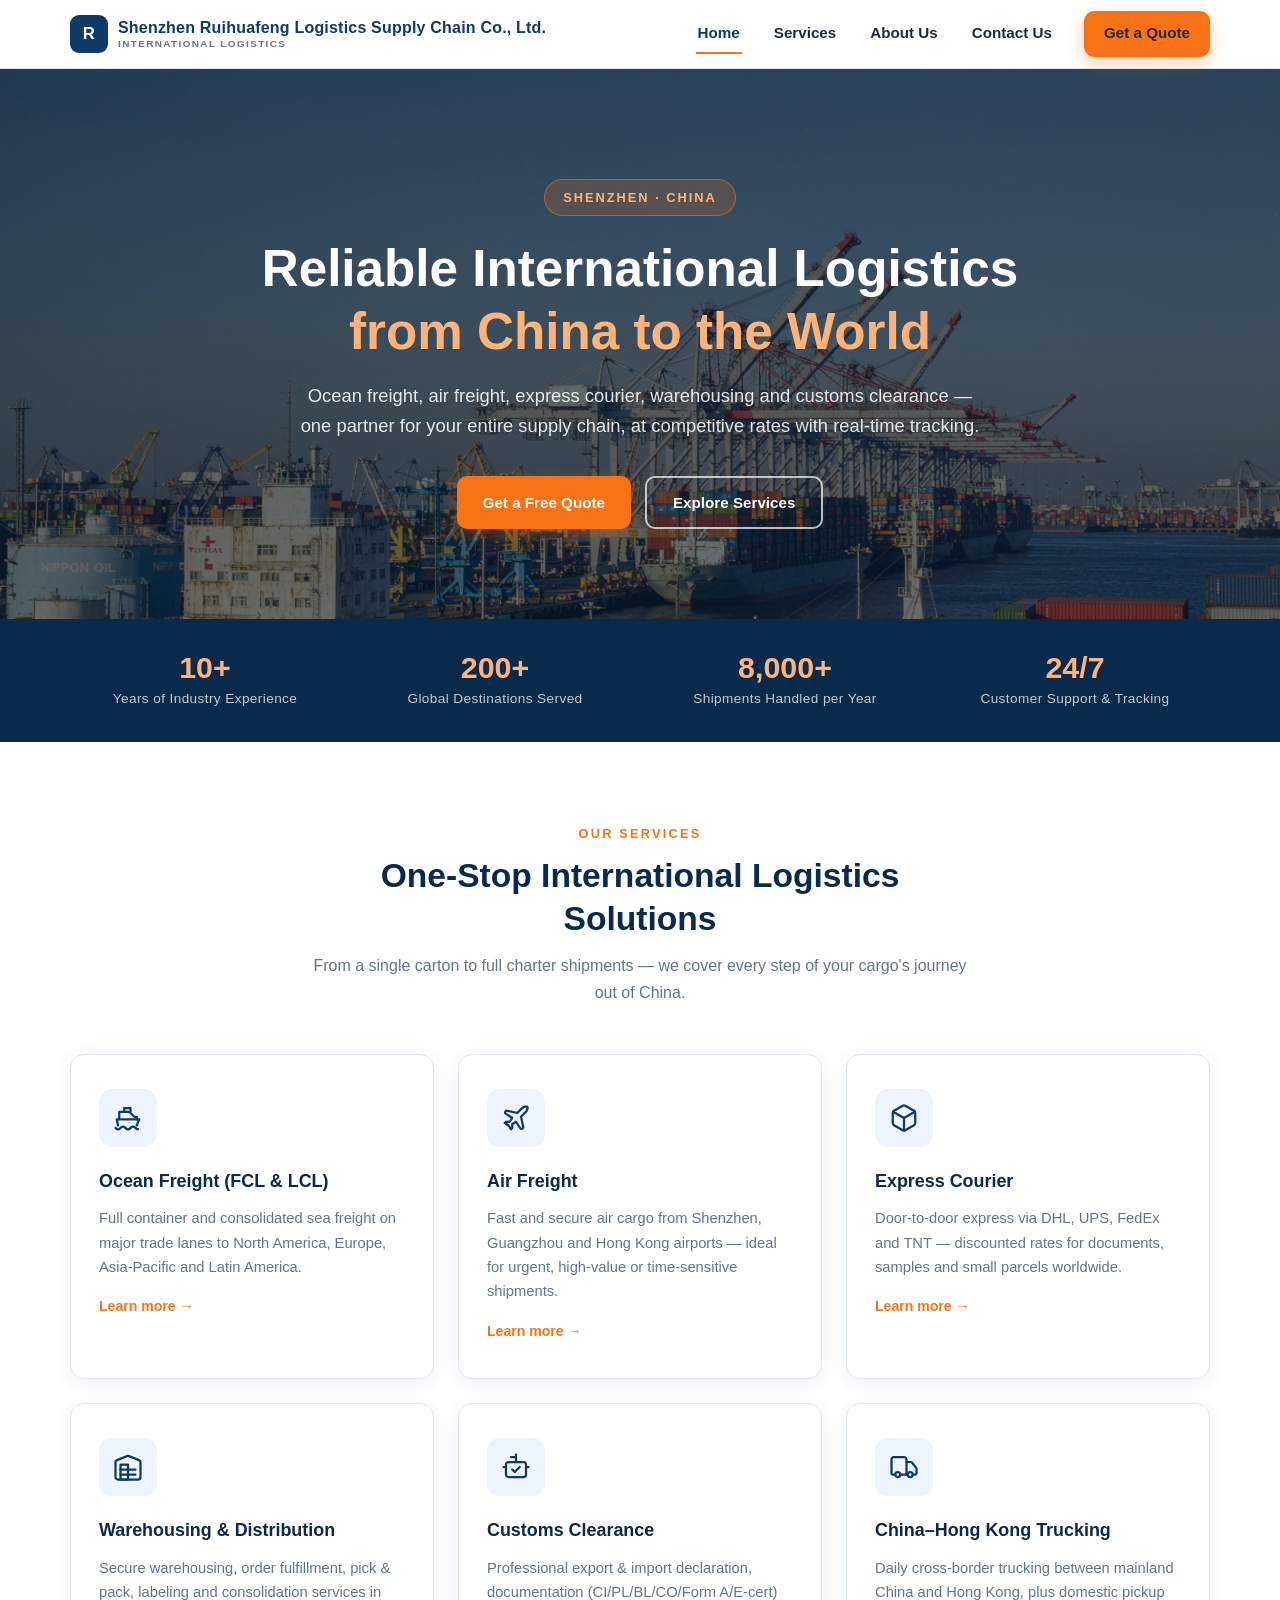
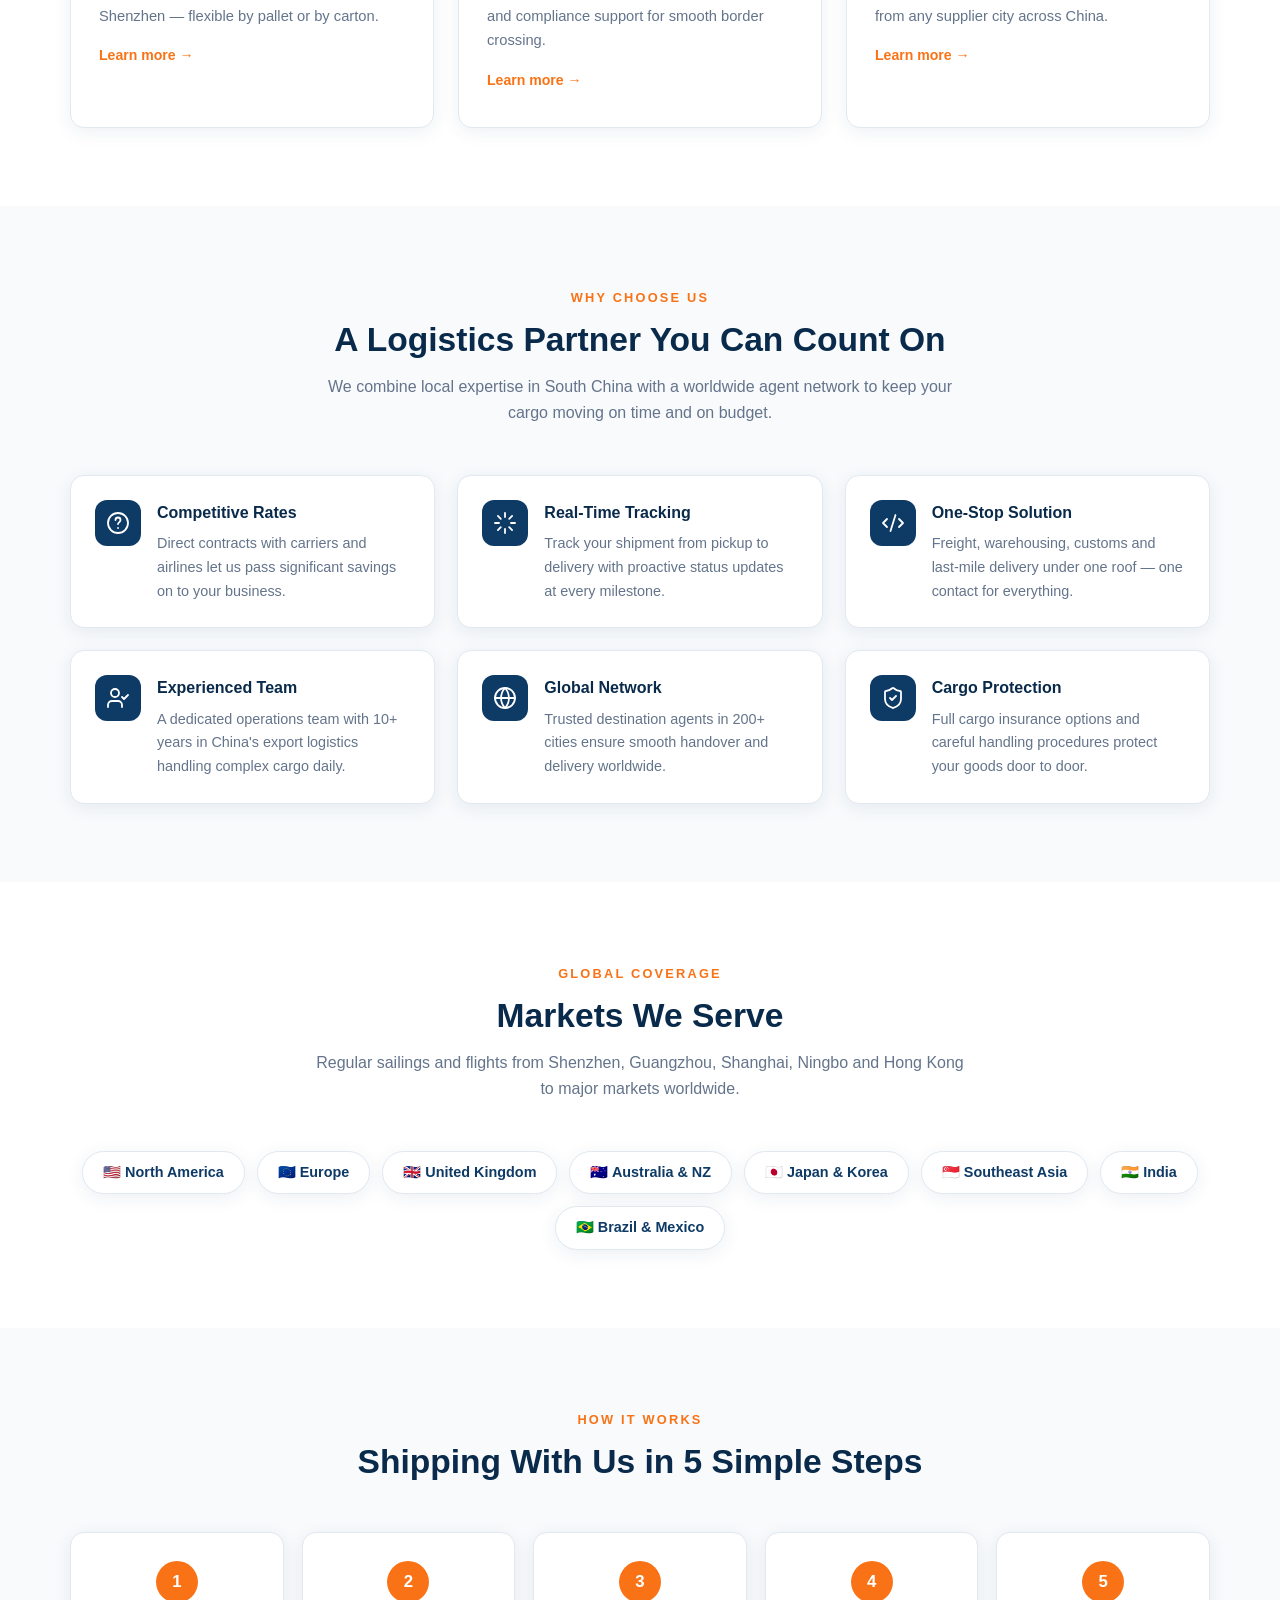
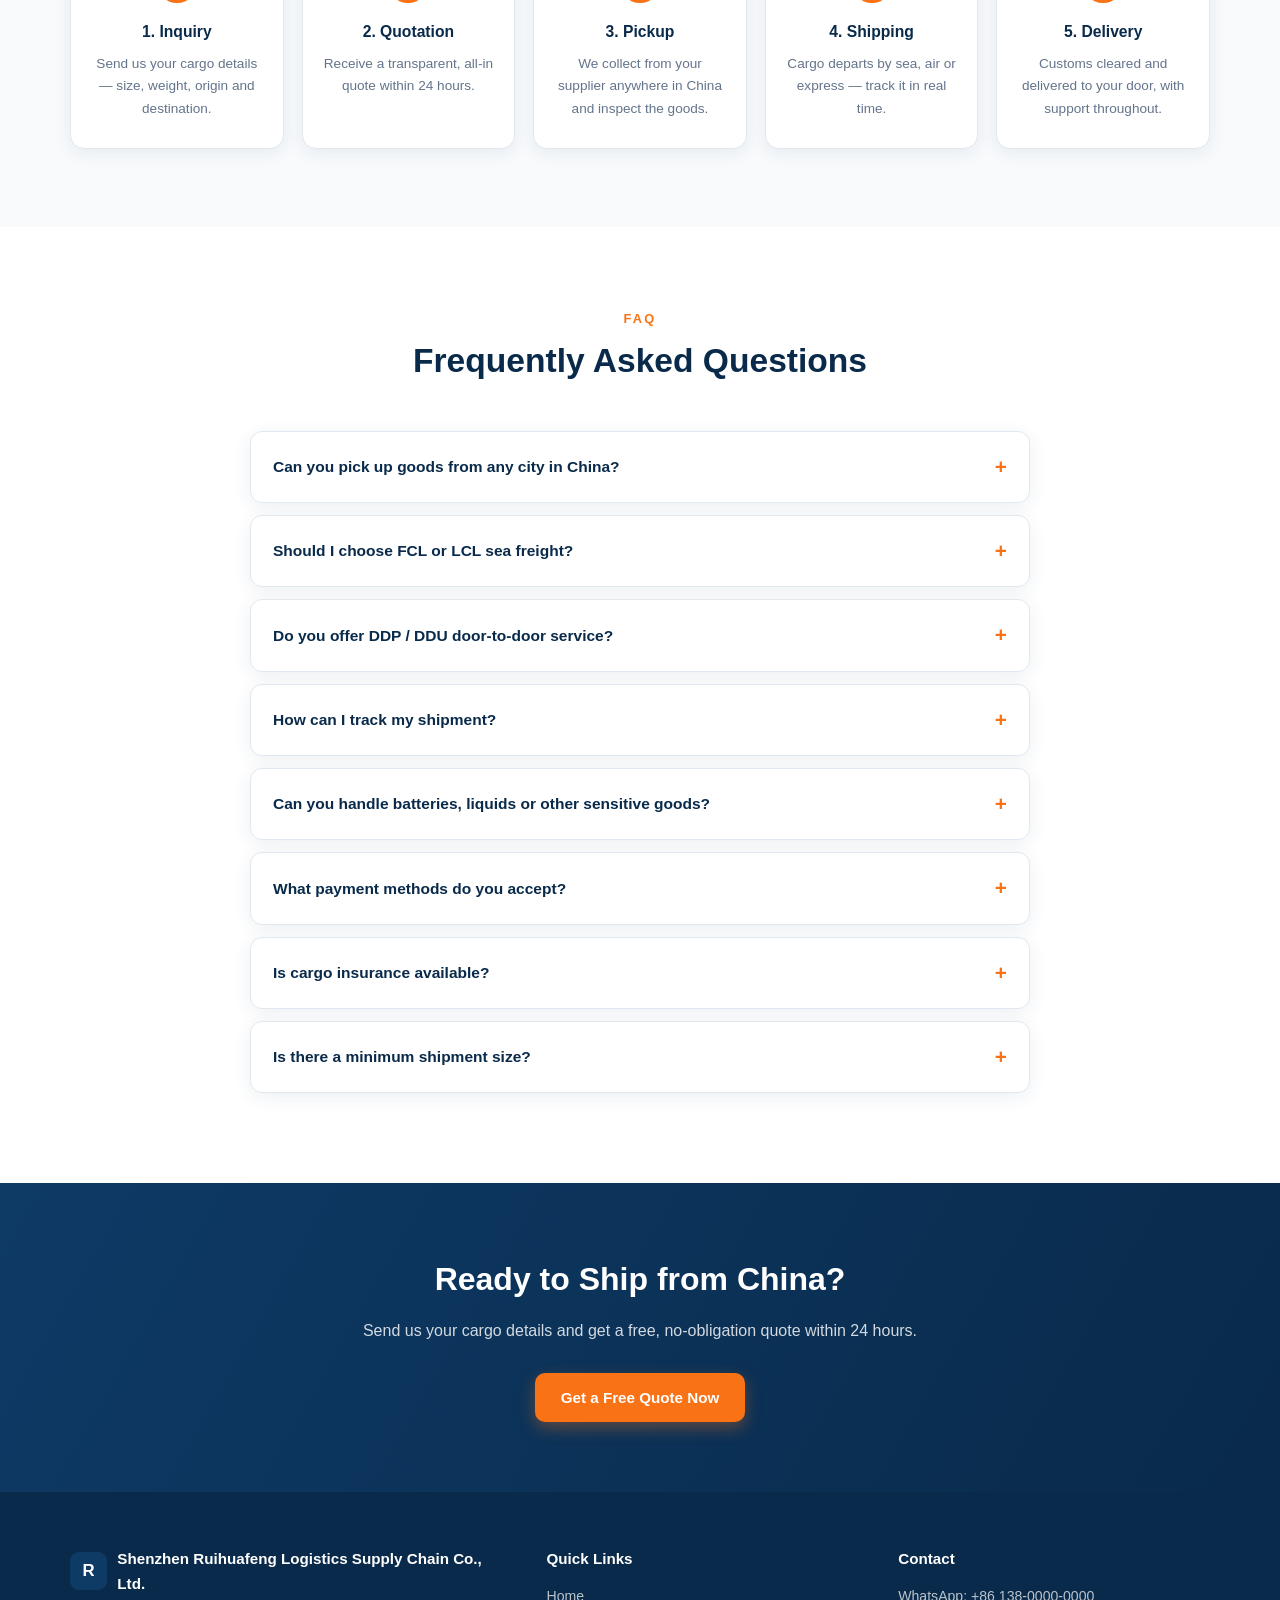
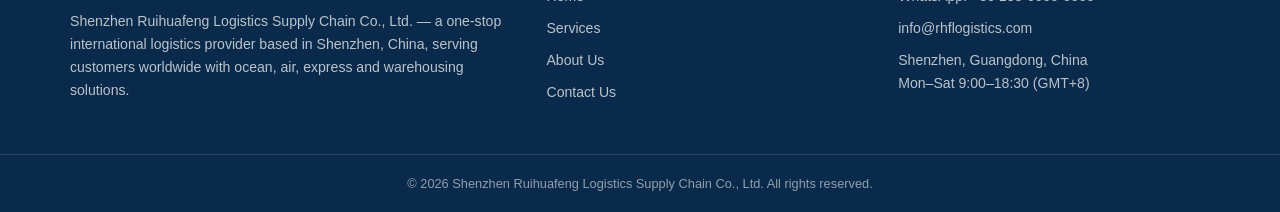
<file: index.html>
<!DOCTYPE html>
<html lang="en">
<head>
  <meta charset="UTF-8" />
  <meta name="viewport" content="width=device-width, initial-scale=1.0" />
  <title>RHF Logistics — International Freight Forwarder in Shenzhen, China</title>
  <meta name="description" content="Shenzhen Ruihuafeng Logistics Supply Chain Co., Ltd. — ocean freight, air freight, express courier, warehousing and customs clearance. One-stop international logistics from China to the world." />
  <link rel="icon" href="data:image/svg+xml,%3Csvg xmlns='http://www.w3.org/2000/svg' viewBox='0 0 64 64'%3E%3Crect width='64' height='64' rx='14' fill='%230e3a66'/%3E%3Ctext x='32' y='42' font-family='Arial' font-size='30' font-weight='bold' fill='%23f97316' text-anchor='middle'%3ER%3C/text%3E%3C/svg%3E" />
  <link rel="stylesheet" href="css/style.css" />
</head>
<body>

  <header class="site-header">
    <div class="container nav-bar">
      <a class="brand" href="index.html">
        <span class="brand-mark">R</span>
        <span class="brand-name">Shenzhen Ruihuafeng Logistics Supply Chain Co., Ltd.<small>International Logistics</small></span>
      </a>
      <nav class="nav-links" id="nav-links">
        <a href="index.html" class="active">Home</a>
        <a href="services.html">Services</a>
        <a href="about.html">About Us</a>
        <a href="contact.html">Contact Us</a>
        <a href="contact.html" class="btn btn-accent" style="padding:9px 20px;">Get a Quote</a>
      </nav>
      <button class="nav-toggle" aria-label="Toggle menu"><span></span><span></span><span></span></button>
    </div>
  </header>

  <section class="hero">
    <div class="container">
      <span class="hero-eyebrow">Shenzhen · China</span>
      <h1>Reliable International Logistics <em>from China to the World</em></h1>
      <p>Ocean freight, air freight, express courier, warehousing and customs clearance — one partner for your entire supply chain, at competitive rates with real-time tracking.</p>
      <div class="hero-actions">
        <a href="contact.html" class="btn btn-accent">Get a Free Quote</a>
        <a href="services.html" class="btn btn-ghost">Explore Services</a>
      </div>
    </div>
  </section>

  <section class="stats-bar">
    <div class="container stats-grid">
      <div class="stat"><b>10+</b><span>Years of Industry Experience</span></div>
      <div class="stat"><b>200+</b><span>Global Destinations Served</span></div>
      <div class="stat"><b>8,000+</b><span>Shipments Handled per Year</span></div>
      <div class="stat"><b>24/7</b><span>Customer Support &amp; Tracking</span></div>
    </div>
  </section>

  <section class="section">
    <div class="container">
      <div class="section-head reveal">
        <span class="kicker">Our Services</span>
        <h2>One-Stop International Logistics Solutions</h2>
        <p>From a single carton to full charter shipments — we cover every step of your cargo's journey out of China.</p>
      </div>
      <div class="cards-grid">
        <div class="service-card reveal">
          <div class="icon">
            <svg viewBox="0 0 24 24" fill="none" stroke="currentColor" stroke-width="1.8" stroke-linecap="round" stroke-linejoin="round"><path d="M2 20a2.4 2.4 0 0 0 2 1 2.4 2.4 0 0 0 2-1 2.4 2.4 0 0 1 2-1 2.4 2.4 0 0 1 2 1 2.4 2.4 0 0 0 2 1 2.4 2.4 0 0 0 2-1 2.4 2.4 0 0 1 2-1 2.4 2.4 0 0 1 2 1 2.4 2.4 0 0 0 2 1"/><path d="M4 18l-1-5h18l-2 5"/><path d="M5 13V7h8l4 4h2v2"/><path d="M9 7V4h5v3"/></svg>
          </div>
          <h3>Ocean Freight (FCL &amp; LCL)</h3>
          <p>Full container and consolidated sea freight on major trade lanes to North America, Europe, Asia-Pacific and Latin America.</p>
          <a class="more" href="services.html#ocean">Learn more →</a>
        </div>
        <div class="service-card reveal">
          <div class="icon">
            <svg viewBox="0 0 24 24" fill="none" stroke="currentColor" stroke-width="1.8" stroke-linecap="round" stroke-linejoin="round"><path d="M17.8 19.2 16 11l3.5-3.5C21 6 21.5 4 21 3c-1-.5-3 0-4.5 1.5L13 8 4.8 6.2c-.5-.1-.9.1-1.1.5l-.3.5c-.2.5-.1 1 .3 1.3L9 12l-2 3H4l-1 1 3 2 2 3 1-1v-3l3-2 3.5 5.3c.3.4.8.5 1.3.3l.5-.2c.4-.3.6-.7.5-1.2z"/></svg>
          </div>
          <h3>Air Freight</h3>
          <p>Fast and secure air cargo from Shenzhen, Guangzhou and Hong Kong airports — ideal for urgent, high-value or time-sensitive shipments.</p>
          <a class="more" href="services.html#air">Learn more →</a>
        </div>
        <div class="service-card reveal">
          <div class="icon">
            <svg viewBox="0 0 24 24" fill="none" stroke="currentColor" stroke-width="1.8" stroke-linecap="round" stroke-linejoin="round"><path d="M21 8a2 2 0 0 0-1-1.73l-7-4a2 2 0 0 0-2 0l-7 4A2 2 0 0 0 3 8v8a2 2 0 0 0 1 1.73l7 4a2 2 0 0 0 2 0l7-4A2 2 0 0 0 21 16Z"/><path d="m3.3 7 8.7 5 8.7-5"/><path d="M12 22V12"/></svg>
          </div>
          <h3>Express Courier</h3>
          <p>Door-to-door express via DHL, UPS, FedEx and TNT — discounted rates for documents, samples and small parcels worldwide.</p>
          <a class="more" href="services.html#express">Learn more →</a>
        </div>
        <div class="service-card reveal">
          <div class="icon">
            <svg viewBox="0 0 24 24" fill="none" stroke="currentColor" stroke-width="1.8" stroke-linecap="round" stroke-linejoin="round"><path d="M22 8.35V20a2 2 0 0 1-2 2H4a2 2 0 0 1-2-2V8.35A2 2 0 0 1 3.26 6.5l8-3.2a2 2 0 0 1 1.48 0l8 3.2A2 2 0 0 1 22 8.35Z"/><path d="M6 18h12"/><path d="M6 14h12"/><rect x="6" y="10" width="6" height="12"/></svg>
          </div>
          <h3>Warehousing &amp; Distribution</h3>
          <p>Secure warehousing, order fulfillment, pick &amp; pack, labeling and consolidation services in Shenzhen — flexible by pallet or by carton.</p>
          <a class="more" href="services.html#warehouse">Learn more →</a>
        </div>
        <div class="service-card reveal">
          <div class="icon">
            <svg viewBox="0 0 24 24" fill="none" stroke="currentColor" stroke-width="1.8" stroke-linecap="round" stroke-linejoin="round"><path d="M12 8V4H8"/><rect x="4" y="8" width="16" height="12" rx="2"/><path d="M2 12h2"/><path d="M20 12h2"/><path d="M12 2v2"/><path d="m9 14 2 2 4-4"/></svg>
          </div>
          <h3>Customs Clearance</h3>
          <p>Professional export &amp; import declaration, documentation (CI/PL/BL/CO/Form A/E-cert) and compliance support for smooth border crossing.</p>
          <a class="more" href="services.html#customs">Learn more →</a>
        </div>
        <div class="service-card reveal">
          <div class="icon">
            <svg viewBox="0 0 24 24" fill="none" stroke="currentColor" stroke-width="1.8" stroke-linecap="round" stroke-linejoin="round"><path d="M14 18V6a2 2 0 0 0-2-2H4a2 2 0 0 0-2 2v11a1 1 0 0 0 1 1h2"/><path d="M15 18H9"/><path d="M19 18h2a1 1 0 0 0 1-1v-3.65a1 1 0 0 0-.22-.62l-3.48-4.35a1 1 0 0 0-.78-.38H14"/><circle cx="7" cy="18" r="2"/><circle cx="17" cy="18" r="2"/></svg>
          </div>
          <h3>China–Hong Kong Trucking</h3>
          <p>Daily cross-border trucking between mainland China and Hong Kong, plus domestic pickup from any supplier city across China.</p>
          <a class="more" href="services.html#trucking">Learn more →</a>
        </div>
      </div>
    </div>
  </section>

  <section class="section alt">
    <div class="container">
      <div class="section-head reveal">
        <span class="kicker">Why Choose Us</span>
        <h2>A Logistics Partner You Can Count On</h2>
        <p>We combine local expertise in South China with a worldwide agent network to keep your cargo moving on time and on budget.</p>
      </div>
      <div class="why-grid">
        <div class="why-card reveal">
          <div class="dot"><svg viewBox="0 0 24 24" fill="none" stroke="currentColor" stroke-width="1.8" stroke-linecap="round" stroke-linejoin="round"><circle cx="12" cy="12" r="10"/><path d="M9.5 9a2.5 2.5 0 0 1 5 0c0 2-2.5 2.5-2.5 4"/><path d="M12 17h.01"/></svg></div>
          <div><h3>Competitive Rates</h3><p>Direct contracts with carriers and airlines let us pass significant savings on to your business.</p></div>
        </div>
        <div class="why-card reveal">
          <div class="dot"><svg viewBox="0 0 24 24" fill="none" stroke="currentColor" stroke-width="1.8" stroke-linecap="round" stroke-linejoin="round"><path d="M12 2v4"/><path d="m16.2 7.8 2.9-2.9"/><path d="M18 12h4"/><path d="m16.2 16.2 2.9 2.9"/><path d="M12 18v4"/><path d="m4.9 19.1 2.9-2.9"/><path d="M2 12h4"/><path d="m4.9 4.9 2.9 2.9"/></svg></div>
          <div><h3>Real-Time Tracking</h3><p>Track your shipment from pickup to delivery with proactive status updates at every milestone.</p></div>
        </div>
        <div class="why-card reveal">
          <div class="dot"><svg viewBox="0 0 24 24" fill="none" stroke="currentColor" stroke-width="1.8" stroke-linecap="round" stroke-linejoin="round"><path d="m18 16 4-4-4-4"/><path d="m6 8-4 4 4 4"/><path d="m14.5 4-5 16"/></svg></div>
          <div><h3>One-Stop Solution</h3><p>Freight, warehousing, customs and last-mile delivery under one roof — one contact for everything.</p></div>
        </div>
        <div class="why-card reveal">
          <div class="dot"><svg viewBox="0 0 24 24" fill="none" stroke="currentColor" stroke-width="1.8" stroke-linecap="round" stroke-linejoin="round"><path d="M16 21v-2a4 4 0 0 0-4-4H6a4 4 0 0 0-4 4v2"/><circle cx="9" cy="7" r="4"/><path d="m16 11 2 2 4-4"/></svg></div>
          <div><h3>Experienced Team</h3><p>A dedicated operations team with 10+ years in China's export logistics handling complex cargo daily.</p></div>
        </div>
        <div class="why-card reveal">
          <div class="dot"><svg viewBox="0 0 24 24" fill="none" stroke="currentColor" stroke-width="1.8" stroke-linecap="round" stroke-linejoin="round"><circle cx="12" cy="12" r="10"/><path d="M2 12h20"/><path d="M12 2a15.3 15.3 0 0 1 4 10 15.3 15.3 0 0 1-4 10 15.3 15.3 0 0 1-4-10 15.3 15.3 0 0 1 4-10z"/></svg></div>
          <div><h3>Global Network</h3><p>Trusted destination agents in 200+ cities ensure smooth handover and delivery worldwide.</p></div>
        </div>
        <div class="why-card reveal">
          <div class="dot"><svg viewBox="0 0 24 24" fill="none" stroke="currentColor" stroke-width="1.8" stroke-linecap="round" stroke-linejoin="round"><path d="M20 13c0 5-3.5 7.5-7.66 8.95a1 1 0 0 1-.67-.01C7.5 20.5 4 18 4 13V6a1 1 0 0 1 1-1c2 0 4.5-1.2 6.24-2.72a1.17 1.17 0 0 1 1.52 0C14.51 3.81 17 5 19 5a1 1 0 0 1 1 1z"/><path d="m9 12 2 2 4-4"/></svg></div>
          <div><h3>Cargo Protection</h3><p>Full cargo insurance options and careful handling procedures protect your goods door to door.</p></div>
        </div>
      </div>
    </div>
  </section>

  <section class="section">
    <div class="container">
      <div class="section-head reveal">
        <span class="kicker">Global Coverage</span>
        <h2>Markets We Serve</h2>
        <p>Regular sailings and flights from Shenzhen, Guangzhou, Shanghai, Ningbo and Hong Kong to major markets worldwide.</p>
      </div>
      <div class="chips reveal">
        <span class="chip">🇺🇸 North America</span>
        <span class="chip">🇪🇺 Europe</span>
        <span class="chip">🇬🇧 United Kingdom</span>
        <span class="chip">🇦🇺 Australia &amp; NZ</span>
        <span class="chip">🇯🇵 Japan &amp; Korea</span>
        <span class="chip">🇸🇬 Southeast Asia</span>
        <span class="chip">🇮🇳 India</span>
        <span class="chip">🇧🇷 Brazil &amp; Mexico</span>
      </div>
    </div>
  </section>

  <section class="section alt">
    <div class="container">
      <div class="section-head reveal">
        <span class="kicker">How It Works</span>
        <h2>Shipping With Us in 5 Simple Steps</h2>
      </div>
      <div class="steps">
        <div class="step reveal"><h3>1. Inquiry</h3><p>Send us your cargo details — size, weight, origin and destination.</p></div>
        <div class="step reveal"><h3>2. Quotation</h3><p>Receive a transparent, all-in quote within 24 hours.</p></div>
        <div class="step reveal"><h3>3. Pickup</h3><p>We collect from your supplier anywhere in China and inspect the goods.</p></div>
        <div class="step reveal"><h3>4. Shipping</h3><p>Cargo departs by sea, air or express — track it in real time.</p></div>
        <div class="step reveal"><h3>5. Delivery</h3><p>Customs cleared and delivered to your door, with support throughout.</p></div>
      </div>
    </div>
  </section>

  <section class="section">
    <div class="container">
      <div class="section-head reveal">
        <span class="kicker">FAQ</span>
        <h2>Frequently Asked Questions</h2>
      </div>
      <div class="faq-wrap reveal">
        <details>
          <summary>Can you pick up goods from any city in China?</summary>
          <div class="faq-body">Yes. We arrange pickup from suppliers in any Chinese city — Shenzhen, Guangzhou, Dongguan, Yiwu, Shanghai, Ningbo and beyond — and consolidate cargo at our Shenzhen warehouse before export.</div>
        </details>
        <details>
          <summary>Should I choose FCL or LCL sea freight?</summary>
          <div class="faq-body">As a rule of thumb, if your cargo is more than about 15 CBM, a full container (FCL) is usually cheaper and safer. Below that, LCL consolidation saves cost. We'll calculate both options for you and recommend the best one.</div>
        </details>
        <details>
          <summary>Do you offer DDP / DDU door-to-door service?</summary>
          <div class="faq-body">Yes. We provide DDP (Delivered Duty Paid) and DDU door-to-door services to major markets including the USA, UK, EU, Canada, Australia and Southeast Asia — you receive the goods at your door without dealing with carriers or customs yourself.</div>
        </details>
        <details>
          <summary>How can I track my shipment?</summary>
          <div class="faq-body">Every shipment comes with a tracking number (carrier Bill of Lading, air waybill or express number). Our team also sends proactive milestone updates by email or WhatsApp so you always know where your cargo is.</div>
        </details>
        <details>
          <summary>Can you handle batteries, liquids or other sensitive goods?</summary>
          <div class="faq-body">Yes, we handle a wide range of cargo including built-in and standalone batteries (UN38.3, MSDS), liquids, powders and cosmetics via dedicated channels. Tell us what you're shipping and we'll confirm the right solution.</div>
        </details>
        <details>
          <summary>What payment methods do you accept?</summary>
          <div class="faq-body">We accept T/T bank transfer, PayPal (small amounts), Alipay and WeChat Pay. Payment terms are flexible — typically a deposit before departure and balance against a copy of the bill of lading.</div>
        </details>
        <details>
          <summary>Is cargo insurance available?</summary>
          <div class="faq-body">Yes. We offer all-risk cargo insurance at competitive premiums (typically around 0.2%–0.3% of the declared value). While incidents are rare, insurance gives you complete peace of mind.</div>
        </details>
        <details>
          <summary>Is there a minimum shipment size?</summary>
          <div class="faq-body">No minimum. We ship everything from a single document or 0.5 kg parcel by express, up to full 40ft containers and chartered air freight pallets.</div>
        </details>
      </div>
    </div>
  </section>

  <section class="cta-band">
    <div class="container">
      <h2>Ready to Ship from China?</h2>
      <p>Send us your cargo details and get a free, no-obligation quote within 24 hours.</p>
      <a href="contact.html" class="btn btn-accent">Get a Free Quote Now</a>
    </div>
  </section>

  <footer class="site-footer">
    <div class="container footer-grid">
      <div>
        <div class="footer-brand"><span class="brand-mark">R</span> Shenzhen Ruihuafeng Logistics Supply Chain Co., Ltd.</div>
        <p>Shenzhen Ruihuafeng Logistics Supply Chain Co., Ltd. — a one-stop international logistics provider based in Shenzhen, China, serving customers worldwide with ocean, air, express and warehousing solutions.</p>
      </div>
      <div>
        <h4>Quick Links</h4>
        <a href="index.html">Home</a>
        <a href="services.html">Services</a>
        <a href="about.html">About Us</a>
        <a href="contact.html">Contact Us</a>
      </div>
      <div>
        <h4>Contact</h4>
        <a href="https://wa.me/8613800000000" target="_blank" rel="noopener">WhatsApp: +86 138-0000-0000</a>
        <a href="mailto:info@rhflogistics.com">info@rhflogistics.com</a>
        <p>Shenzhen, Guangdong, China</p>
        <p>Mon–Sat 9:00–18:30 (GMT+8)</p>
      </div>
    </div>
    <div class="footer-bottom">
      <div class="container">© <span id="year">2026</span> Shenzhen Ruihuafeng Logistics Supply Chain Co., Ltd. All rights reserved.</div>
    </div>
  </footer>

  <script src="js/main.js"></script>
</body>
</html>
</file>
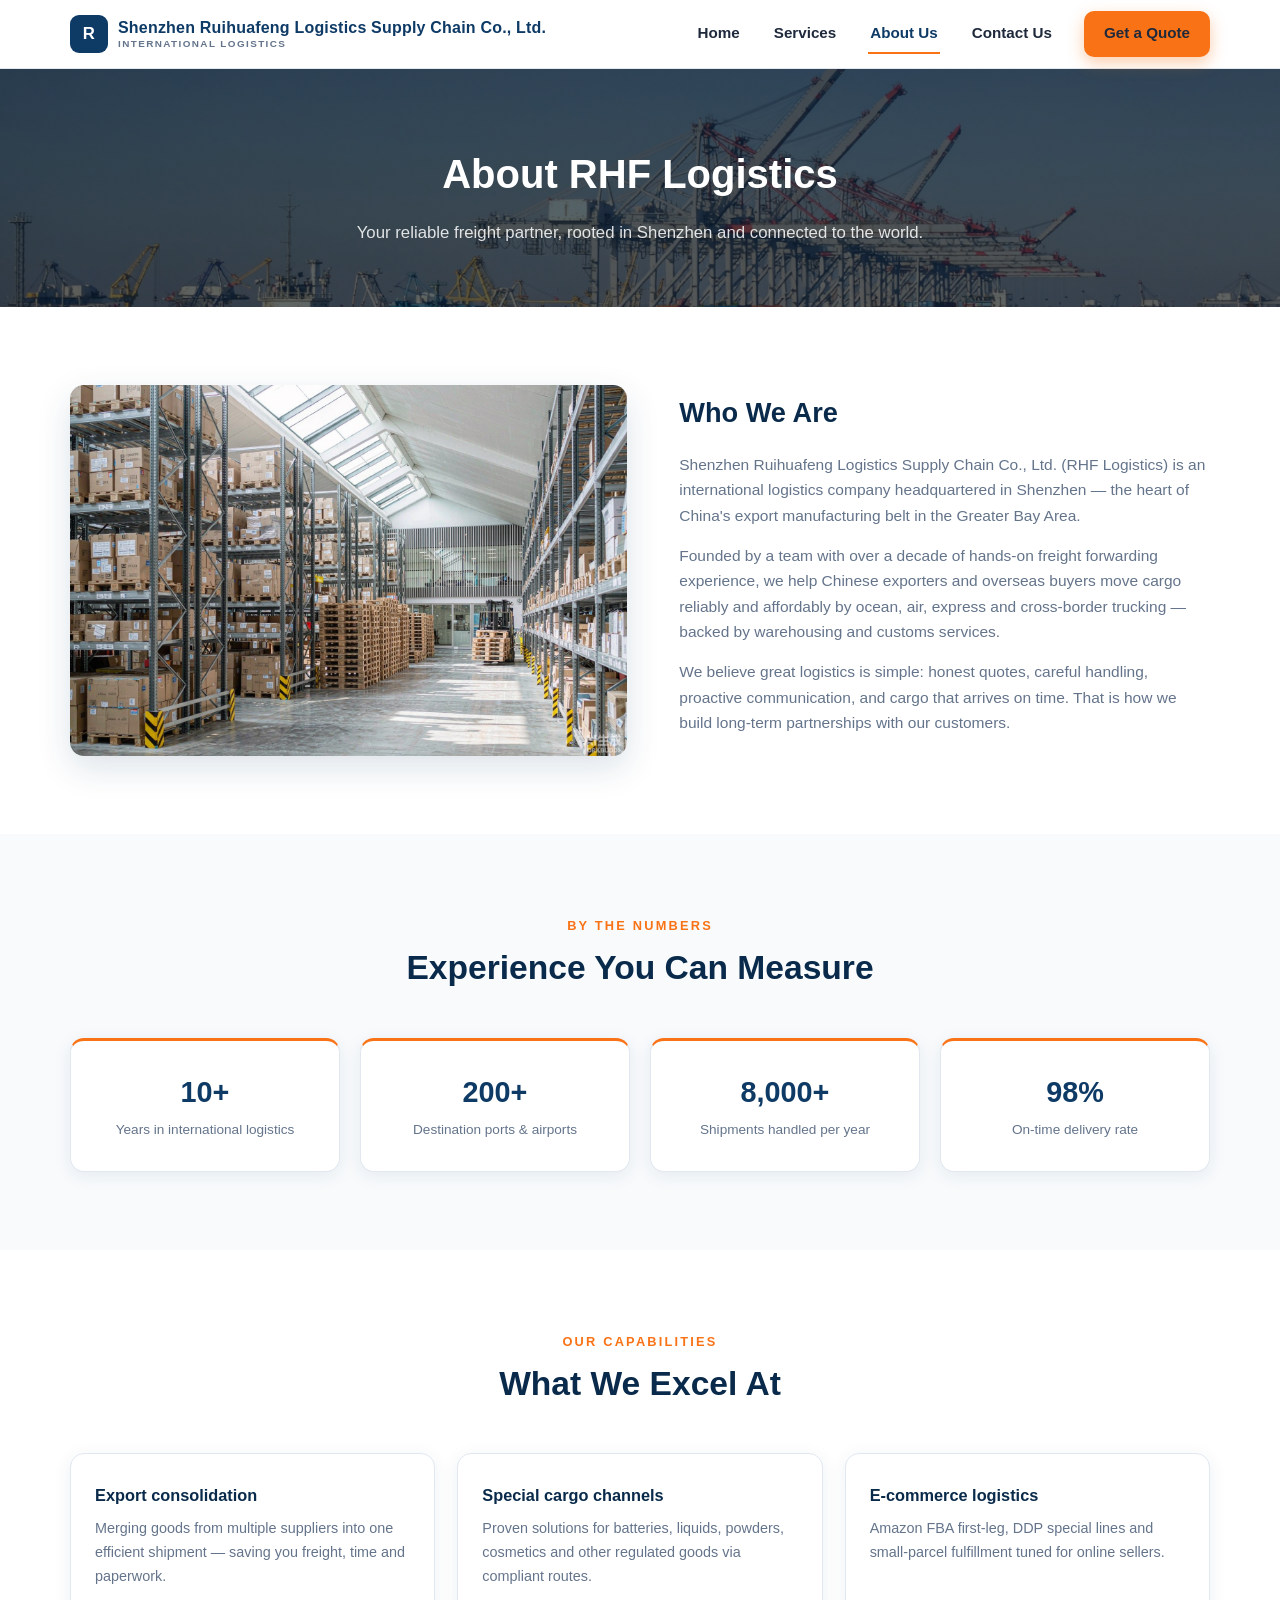
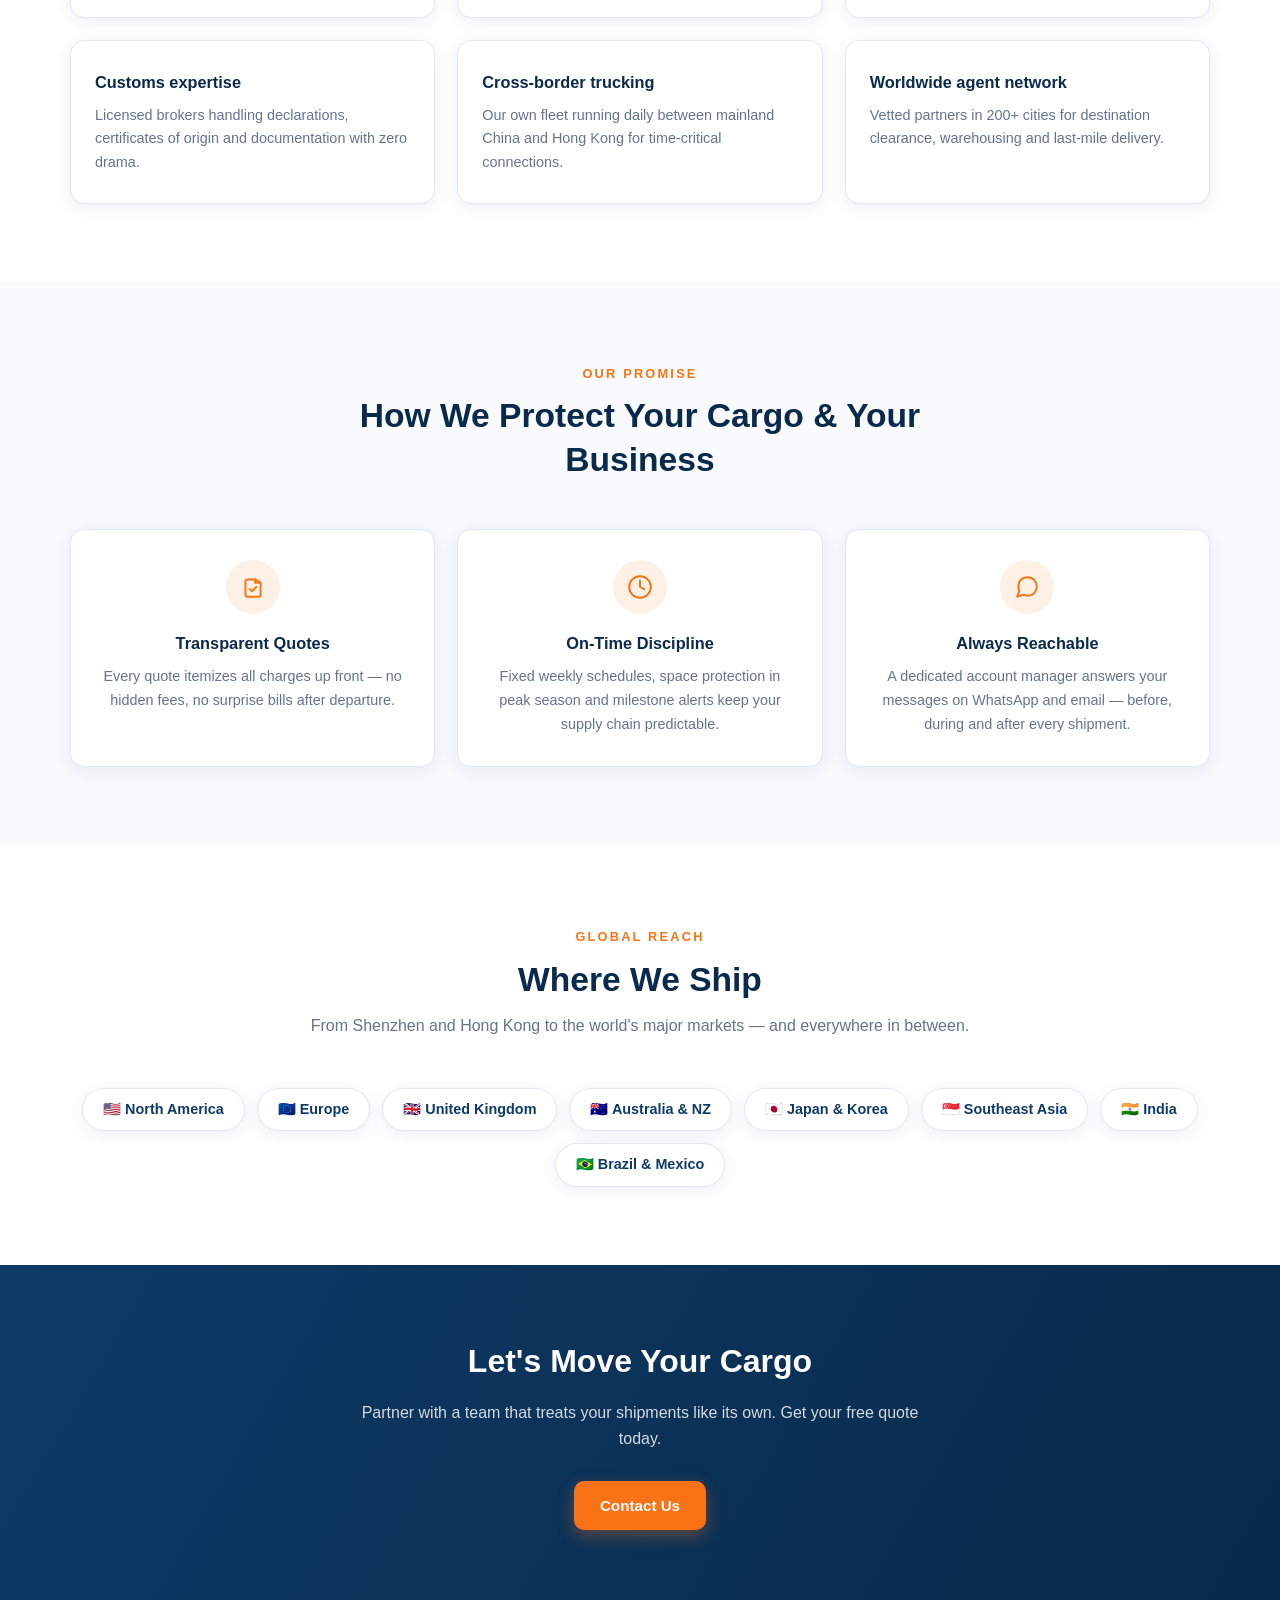
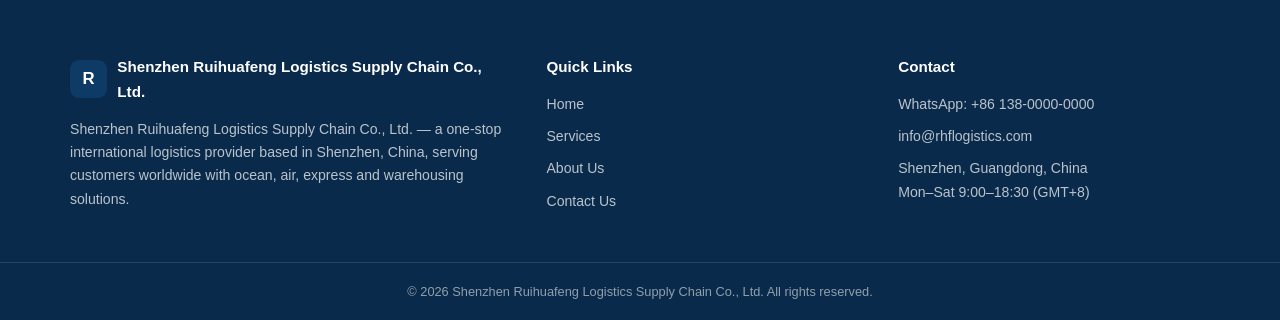
<file: about.html>
<!DOCTYPE html>
<html lang="en">
<head>
  <meta charset="UTF-8" />
  <meta name="viewport" content="width=device-width, initial-scale=1.0" />
  <title>About Us — Shenzhen Ruihuafeng Logistics Supply Chain Co., Ltd.</title>
  <meta name="description" content="Learn about RHF Logistics (Shenzhen Ruihuafeng Logistics Supply Chain Co., Ltd.) — an international logistics provider based in Shenzhen, China, delivering reliable freight solutions worldwide." />
  <link rel="icon" href="data:image/svg+xml,%3Csvg xmlns='http://www.w3.org/2000/svg' viewBox='0 0 64 64'%3E%3Crect width='64' height='64' rx='14' fill='%230e3a66'/%3E%3Ctext x='32' y='42' font-family='Arial' font-size='30' font-weight='bold' fill='%23f97316' text-anchor='middle'%3ER%3C/text%3E%3C/svg%3E" />
  <link rel="stylesheet" href="css/style.css" />
</head>
<body>

  <header class="site-header">
    <div class="container nav-bar">
      <a class="brand" href="index.html">
        <span class="brand-mark">R</span>
        <span class="brand-name">Shenzhen Ruihuafeng Logistics Supply Chain Co., Ltd.<small>International Logistics</small></span>
      </a>
      <nav class="nav-links" id="nav-links">
        <a href="index.html">Home</a>
        <a href="services.html">Services</a>
        <a href="about.html" class="active">About Us</a>
        <a href="contact.html">Contact Us</a>
        <a href="contact.html" class="btn btn-accent" style="padding:9px 20px;">Get a Quote</a>
      </nav>
      <button class="nav-toggle" aria-label="Toggle menu"><span></span><span></span><span></span></button>
    </div>
  </header>

  <section class="page-hero">
    <div class="container">
      <h1>About RHF Logistics</h1>
      <p>Your reliable freight partner, rooted in Shenzhen and connected to the world.</p>
    </div>
  </section>

  <section class="section">
    <div class="container about-split">
      <div class="reveal"><img src="images/warehouse.jpg" alt="RHF Logistics warehouse operations" loading="lazy" /></div>
      <div class="reveal">
        <h2>Who We Are</h2>
        <p>Shenzhen Ruihuafeng Logistics Supply Chain Co., Ltd. (RHF Logistics) is an international logistics company headquartered in Shenzhen — the heart of China's export manufacturing belt in the Greater Bay Area.</p>
        <p>Founded by a team with over a decade of hands-on freight forwarding experience, we help Chinese exporters and overseas buyers move cargo reliably and affordably by ocean, air, express and cross-border trucking — backed by warehousing and customs services.</p>
        <p>We believe great logistics is simple: honest quotes, careful handling, proactive communication, and cargo that arrives on time. That is how we build long-term partnerships with our customers.</p>
      </div>
    </div>
  </section>

  <section class="section alt">
    <div class="container">
      <div class="section-head reveal">
        <span class="kicker">By the Numbers</span>
        <h2>Experience You Can Measure</h2>
      </div>
      <div class="numbers-grid">
        <div class="number-card reveal"><b>10+</b><span>Years in international logistics</span></div>
        <div class="number-card reveal"><b>200+</b><span>Destination ports &amp; airports</span></div>
        <div class="number-card reveal"><b>8,000+</b><span>Shipments handled per year</span></div>
        <div class="number-card reveal"><b>98%</b><span>On-time delivery rate</span></div>
      </div>
    </div>
  </section>

  <section class="section">
    <div class="container">
      <div class="section-head reveal">
        <span class="kicker">Our Capabilities</span>
        <h2>What We Excel At</h2>
      </div>
      <div class="cap-grid">
        <div class="cap-card reveal">
          <h3>Export consolidation</h3>
          <p>Merging goods from multiple suppliers into one efficient shipment — saving you freight, time and paperwork.</p>
        </div>
        <div class="cap-card reveal">
          <h3>Special cargo channels</h3>
          <p>Proven solutions for batteries, liquids, powders, cosmetics and other regulated goods via compliant routes.</p>
        </div>
        <div class="cap-card reveal">
          <h3>E-commerce logistics</h3>
          <p>Amazon FBA first-leg, DDP special lines and small-parcel fulfillment tuned for online sellers.</p>
        </div>
        <div class="cap-card reveal">
          <h3>Customs expertise</h3>
          <p>Licensed brokers handling declarations, certificates of origin and documentation with zero drama.</p>
        </div>
        <div class="cap-card reveal">
          <h3>Cross-border trucking</h3>
          <p>Our own fleet running daily between mainland China and Hong Kong for time-critical connections.</p>
        </div>
        <div class="cap-card reveal">
          <h3>Worldwide agent network</h3>
          <p>Vetted partners in 200+ cities for destination clearance, warehousing and last-mile delivery.</p>
        </div>
      </div>
    </div>
  </section>

  <section class="section alt">
    <div class="container">
      <div class="section-head reveal">
        <span class="kicker">Our Promise</span>
        <h2>How We Protect Your Cargo &amp; Your Business</h2>
      </div>
      <div class="qc-grid">
        <div class="qc-card reveal">
          <div class="qc-icon"><svg viewBox="0 0 24 24" fill="none" stroke="currentColor" stroke-width="1.8" stroke-linecap="round" stroke-linejoin="round"><path d="M14 5H7a2 2 0 0 0-2 2v12a2 2 0 0 0 2 2h10a2 2 0 0 0 2-2V8z"/><path d="M14 5v3h5"/><path d="m9 14 2 2 4-4"/></svg></div>
          <h3>Transparent Quotes</h3>
          <p>Every quote itemizes all charges up front — no hidden fees, no surprise bills after departure.</p>
        </div>
        <div class="qc-card reveal">
          <div class="qc-icon"><svg viewBox="0 0 24 24" fill="none" stroke="currentColor" stroke-width="1.8" stroke-linecap="round" stroke-linejoin="round"><circle cx="12" cy="12" r="10"/><path d="M12 6v6l4 2"/></svg></div>
          <h3>On-Time Discipline</h3>
          <p>Fixed weekly schedules, space protection in peak season and milestone alerts keep your supply chain predictable.</p>
        </div>
        <div class="qc-card reveal">
          <div class="qc-icon"><svg viewBox="0 0 24 24" fill="none" stroke="currentColor" stroke-width="1.8" stroke-linecap="round" stroke-linejoin="round"><path d="M21 11.5a8.38 8.38 0 0 1-.9 3.8 8.5 8.5 0 0 1-7.6 4.7 8.38 8.38 0 0 1-3.8-.9L3 21l1.9-5.7a8.38 8.38 0 0 1-.9-3.8 8.5 8.5 0 0 1 4.7-7.6 8.38 8.38 0 0 1 3.8-.9h.5a8.48 8.48 0 0 1 8 8z"/></svg></div>
          <h3>Always Reachable</h3>
          <p>A dedicated account manager answers your messages on WhatsApp and email — before, during and after every shipment.</p>
        </div>
      </div>
    </div>
  </section>

  <section class="section">
    <div class="container">
      <div class="section-head reveal">
        <span class="kicker">Global Reach</span>
        <h2>Where We Ship</h2>
        <p>From Shenzhen and Hong Kong to the world's major markets — and everywhere in between.</p>
      </div>
      <div class="chips reveal">
        <span class="chip">🇺🇸 North America</span>
        <span class="chip">🇪🇺 Europe</span>
        <span class="chip">🇬🇧 United Kingdom</span>
        <span class="chip">🇦🇺 Australia &amp; NZ</span>
        <span class="chip">🇯🇵 Japan &amp; Korea</span>
        <span class="chip">🇸🇬 Southeast Asia</span>
        <span class="chip">🇮🇳 India</span>
        <span class="chip">🇧🇷 Brazil &amp; Mexico</span>
      </div>
    </div>
  </section>

  <section class="cta-band">
    <div class="container">
      <h2>Let's Move Your Cargo</h2>
      <p>Partner with a team that treats your shipments like its own. Get your free quote today.</p>
      <a href="contact.html" class="btn btn-accent">Contact Us</a>
    </div>
  </section>

  <footer class="site-footer">
    <div class="container footer-grid">
      <div>
        <div class="footer-brand"><span class="brand-mark">R</span> Shenzhen Ruihuafeng Logistics Supply Chain Co., Ltd.</div>
        <p>Shenzhen Ruihuafeng Logistics Supply Chain Co., Ltd. — a one-stop international logistics provider based in Shenzhen, China, serving customers worldwide with ocean, air, express and warehousing solutions.</p>
      </div>
      <div>
        <h4>Quick Links</h4>
        <a href="index.html">Home</a>
        <a href="services.html">Services</a>
        <a href="about.html">About Us</a>
        <a href="contact.html">Contact Us</a>
      </div>
      <div>
        <h4>Contact</h4>
        <a href="https://wa.me/8613800000000" target="_blank" rel="noopener">WhatsApp: +86 138-0000-0000</a>
        <a href="mailto:info@rhflogistics.com">info@rhflogistics.com</a>
        <p>Shenzhen, Guangdong, China</p>
        <p>Mon–Sat 9:00–18:30 (GMT+8)</p>
      </div>
    </div>
    <div class="footer-bottom">
      <div class="container">© <span id="year">2026</span> Shenzhen Ruihuafeng Logistics Supply Chain Co., Ltd. All rights reserved.</div>
    </div>
  </footer>

  <script src="js/main.js"></script>
</body>
</html>
</file>
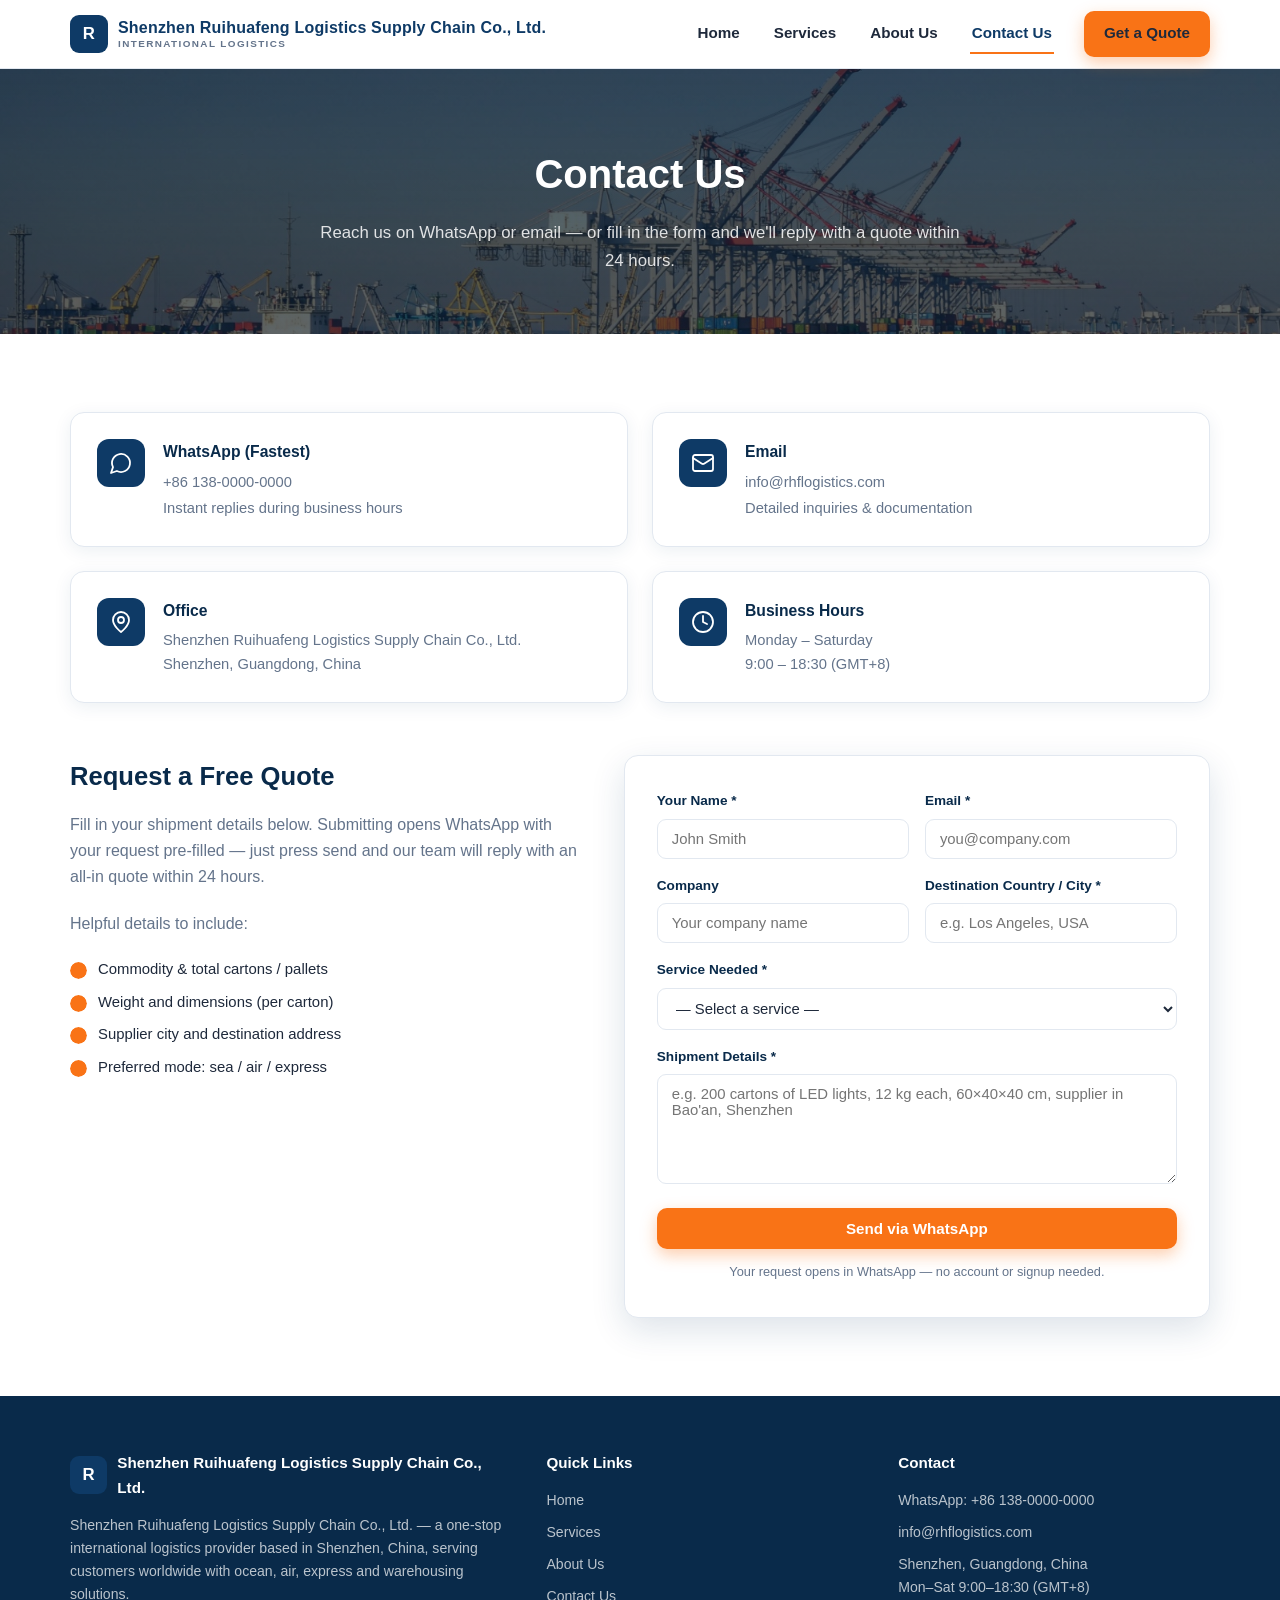
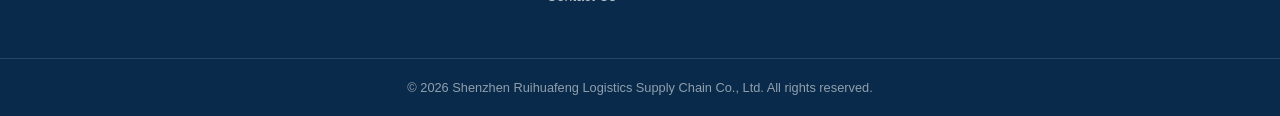
<file: contact.html>
<!DOCTYPE html>
<html lang="en">
<head>
  <meta charset="UTF-8" />
  <meta name="viewport" content="width=device-width, initial-scale=1.0" />
  <title>Contact Us — Get a Free Shipping Quote | RHF Logistics</title>
  <meta name="description" content="Contact RHF Logistics in Shenzhen, China. WhatsApp, email or send our quote form — get a free international shipping quote within 24 hours." />
  <link rel="icon" href="data:image/svg+xml,%3Csvg xmlns='http://www.w3.org/2000/svg' viewBox='0 0 64 64'%3E%3Crect width='64' height='64' rx='14' fill='%230e3a66'/%3E%3Ctext x='32' y='42' font-family='Arial' font-size='30' font-weight='bold' fill='%23f97316' text-anchor='middle'%3ER%3C/text%3E%3C/svg%3E" />
  <link rel="stylesheet" href="css/style.css" />
</head>
<body>

  <header class="site-header">
    <div class="container nav-bar">
      <a class="brand" href="index.html">
        <span class="brand-mark">R</span>
        <span class="brand-name">Shenzhen Ruihuafeng Logistics Supply Chain Co., Ltd.<small>International Logistics</small></span>
      </a>
      <nav class="nav-links" id="nav-links">
        <a href="index.html">Home</a>
        <a href="services.html">Services</a>
        <a href="about.html">About Us</a>
        <a href="contact.html" class="active">Contact Us</a>
        <a href="contact.html" class="btn btn-accent" style="padding:9px 20px;">Get a Quote</a>
      </nav>
      <button class="nav-toggle" aria-label="Toggle menu"><span></span><span></span><span></span></button>
    </div>
  </header>

  <section class="page-hero">
    <div class="container">
      <h1>Contact Us</h1>
      <p>Reach us on WhatsApp or email — or fill in the form and we'll reply with a quote within 24 hours.</p>
    </div>
  </section>

  <section class="section">
    <div class="container">
      <div class="contact-grid">
        <div class="contact-card reveal">
          <div class="c-icon"><svg viewBox="0 0 24 24" fill="none" stroke="currentColor" stroke-width="1.8" stroke-linecap="round" stroke-linejoin="round"><path d="M7.9 20A9 9 0 1 0 4 16.1L2 22z"/></svg></div>
          <div>
            <h3>WhatsApp (Fastest)</h3>
            <a href="https://wa.me/8613800000000" target="_blank" rel="noopener">+86 138-0000-0000</a>
            <p>Instant replies during business hours</p>
          </div>
        </div>
        <div class="contact-card reveal">
          <div class="c-icon"><svg viewBox="0 0 24 24" fill="none" stroke="currentColor" stroke-width="1.8" stroke-linecap="round" stroke-linejoin="round"><rect x="2" y="4" width="20" height="16" rx="2"/><path d="m22 7-8.97 5.7a1.94 1.94 0 0 1-2.06 0L2 7"/></svg></div>
          <div>
            <h3>Email</h3>
            <a href="mailto:info@rhflogistics.com">info@rhflogistics.com</a>
            <p>Detailed inquiries &amp; documentation</p>
          </div>
        </div>
        <div class="contact-card reveal">
          <div class="c-icon"><svg viewBox="0 0 24 24" fill="none" stroke="currentColor" stroke-width="1.8" stroke-linecap="round" stroke-linejoin="round"><path d="M20 10c0 6-8 12-8 12s-8-6-8-12a8 8 0 0 1 16 0Z"/><circle cx="12" cy="10" r="3"/></svg></div>
          <div>
            <h3>Office</h3>
            <p>Shenzhen Ruihuafeng Logistics Supply Chain Co., Ltd.<br />Shenzhen, Guangdong, China</p>
          </div>
        </div>
        <div class="contact-card reveal">
          <div class="c-icon"><svg viewBox="0 0 24 24" fill="none" stroke="currentColor" stroke-width="1.8" stroke-linecap="round" stroke-linejoin="round"><circle cx="12" cy="12" r="10"/><path d="M12 6v6l4 2"/></svg></div>
          <div>
            <h3>Business Hours</h3>
            <p>Monday – Saturday<br />9:00 – 18:30 (GMT+8)</p>
          </div>
        </div>
      </div>

      <div class="quote-wrap">
        <div class="quote-side reveal">
          <h2>Request a Free Quote</h2>
          <p>Fill in your shipment details below. Submitting opens WhatsApp with your request pre-filled — just press send and our team will reply with an all-in quote within 24 hours.</p>
          <p>Helpful details to include:</p>
          <ul class="check-list">
            <li>Commodity &amp; total cartons / pallets</li>
            <li>Weight and dimensions (per carton)</li>
            <li>Supplier city and destination address</li>
            <li>Preferred mode: sea / air / express</li>
          </ul>
        </div>
        <form class="quote-form reveal" id="quote-form">
          <div class="form-row">
            <div class="field">
              <label for="q-name">Your Name *</label>
              <input id="q-name" type="text" required placeholder="John Smith" />
            </div>
            <div class="field">
              <label for="q-email">Email *</label>
              <input id="q-email" type="email" required placeholder="you@company.com" />
            </div>
          </div>
          <div class="form-row">
            <div class="field">
              <label for="q-company">Company</label>
              <input id="q-company" type="text" placeholder="Your company name" />
            </div>
            <div class="field">
              <label for="q-destination">Destination Country / City *</label>
              <input id="q-destination" type="text" required placeholder="e.g. Los Angeles, USA" />
            </div>
          </div>
          <div class="field">
            <label for="q-service">Service Needed *</label>
            <select id="q-service" required>
              <option value="">— Select a service —</option>
              <option>Ocean Freight (FCL)</option>
              <option>Ocean Freight (LCL)</option>
              <option>Air Freight</option>
              <option>Express Courier (DHL/UPS/FedEx)</option>
              <option>Amazon FBA First Leg</option>
              <option>DDP / Door-to-Door</option>
              <option>Warehousing &amp; Consolidation</option>
              <option>Customs Clearance</option>
              <option>China–Hong Kong Trucking</option>
              <option>Not sure — please advise</option>
            </select>
          </div>
          <div class="field">
            <label for="q-message">Shipment Details *</label>
            <textarea id="q-message" required placeholder="e.g. 200 cartons of LED lights, 12 kg each, 60×40×40 cm, supplier in Bao'an, Shenzhen"></textarea>
          </div>
          <button type="submit" class="btn btn-accent" style="width:100%;">Send via WhatsApp</button>
          <p class="form-note">Your request opens in WhatsApp — no account or signup needed.</p>
        </form>
      </div>
    </div>
  </section>

  <footer class="site-footer">
    <div class="container footer-grid">
      <div>
        <div class="footer-brand"><span class="brand-mark">R</span> Shenzhen Ruihuafeng Logistics Supply Chain Co., Ltd.</div>
        <p>Shenzhen Ruihuafeng Logistics Supply Chain Co., Ltd. — a one-stop international logistics provider based in Shenzhen, China, serving customers worldwide with ocean, air, express and warehousing solutions.</p>
      </div>
      <div>
        <h4>Quick Links</h4>
        <a href="index.html">Home</a>
        <a href="services.html">Services</a>
        <a href="about.html">About Us</a>
        <a href="contact.html">Contact Us</a>
      </div>
      <div>
        <h4>Contact</h4>
        <a href="https://wa.me/8613800000000" target="_blank" rel="noopener">WhatsApp: +86 138-0000-0000</a>
        <a href="mailto:info@rhflogistics.com">info@rhflogistics.com</a>
        <p>Shenzhen, Guangdong, China</p>
        <p>Mon–Sat 9:00–18:30 (GMT+8)</p>
      </div>
    </div>
    <div class="footer-bottom">
      <div class="container">© <span id="year">2026</span> Shenzhen Ruihuafeng Logistics Supply Chain Co., Ltd. All rights reserved.</div>
    </div>
  </footer>

  <script src="js/main.js"></script>
</body>
</html>
</file>
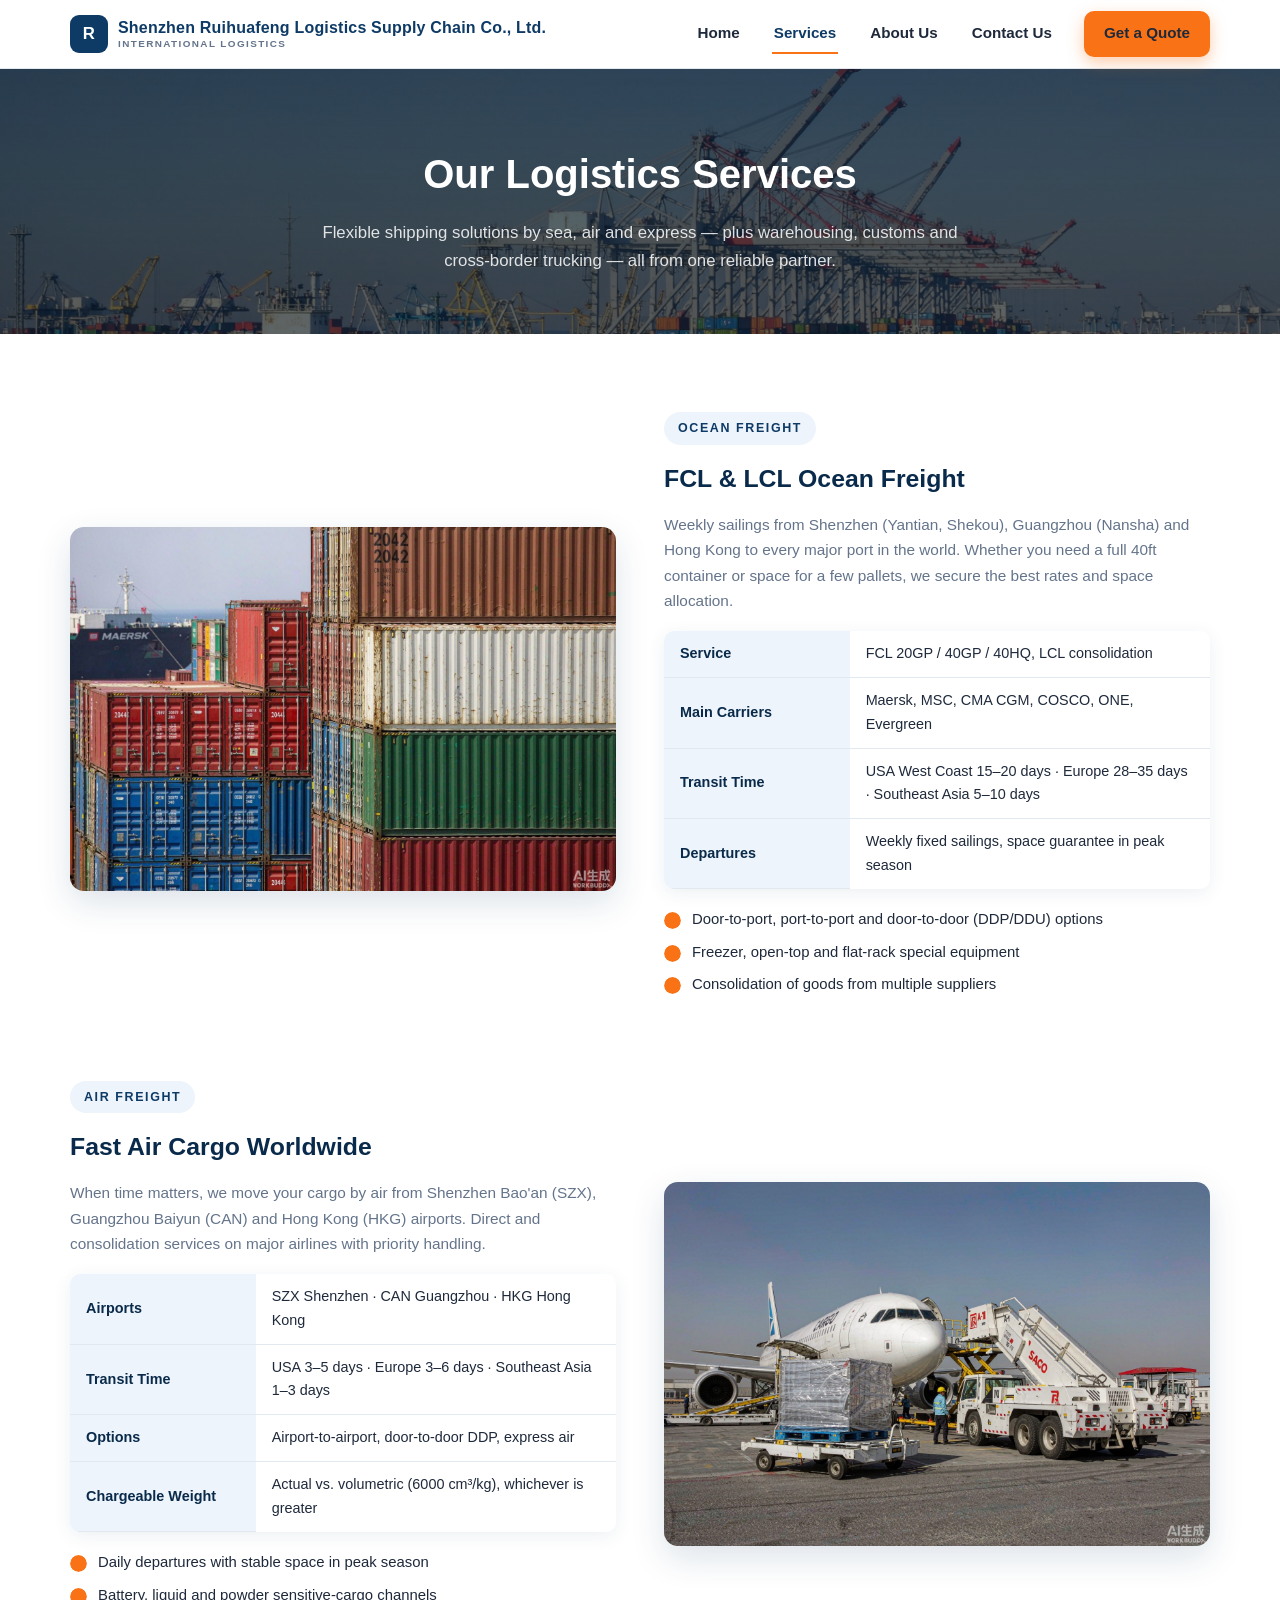
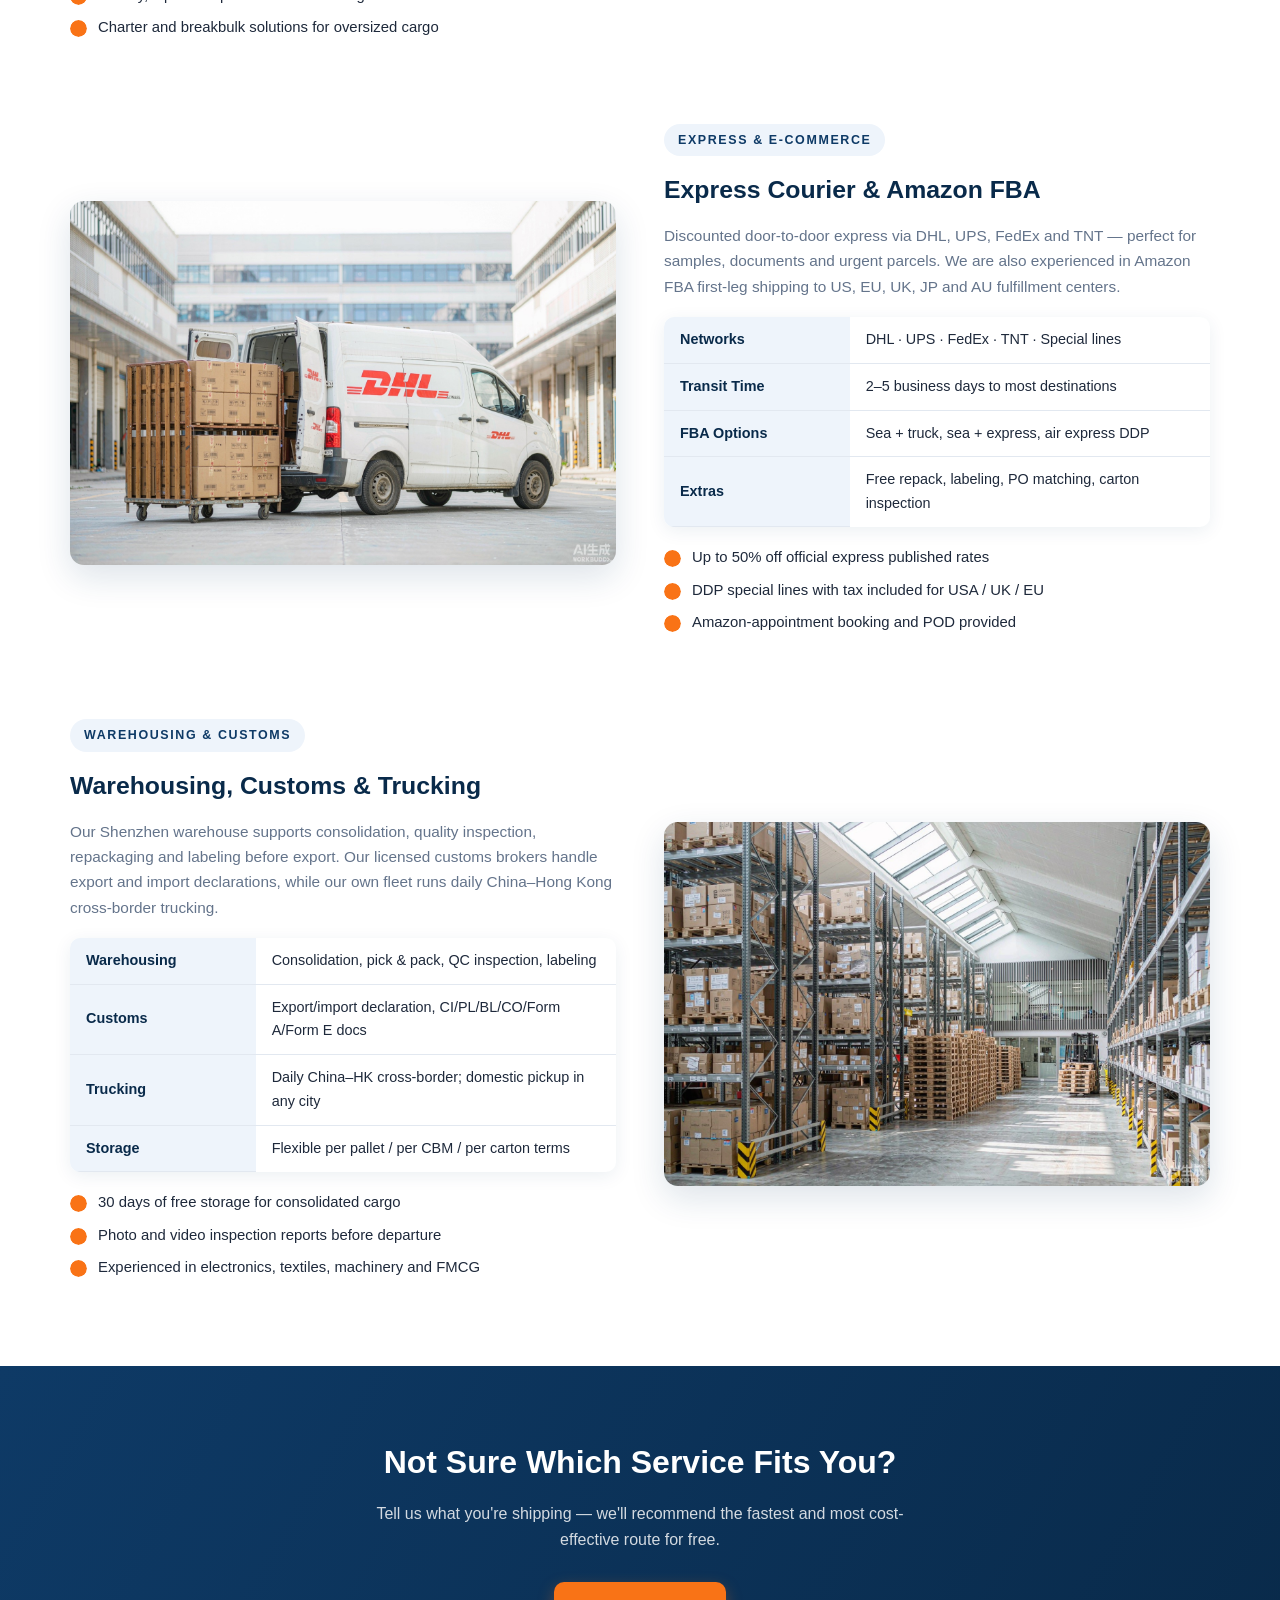
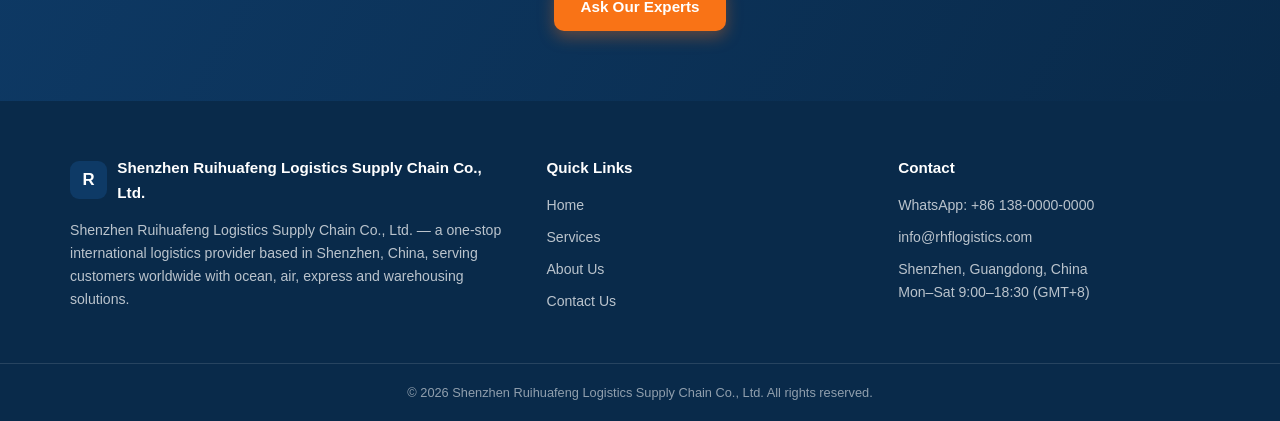
<file: services.html>
<!DOCTYPE html>
<html lang="en">
<head>
  <meta charset="UTF-8" />
  <meta name="viewport" content="width=device-width, initial-scale=1.0" />
  <title>Our Services — Ocean, Air, Express &amp; Warehousing | RHF Logistics</title>
  <meta name="description" content="Explore RHF Logistics services: FCL & LCL ocean freight, air freight, express courier, Amazon FBA, warehousing, customs clearance and China–Hong Kong trucking from Shenzhen, China." />
  <link rel="icon" href="data:image/svg+xml,%3Csvg xmlns='http://www.w3.org/2000/svg' viewBox='0 0 64 64'%3E%3Crect width='64' height='64' rx='14' fill='%230e3a66'/%3E%3Ctext x='32' y='42' font-family='Arial' font-size='30' font-weight='bold' fill='%23f97316' text-anchor='middle'%3ER%3C/text%3E%3C/svg%3E" />
  <link rel="stylesheet" href="css/style.css" />
</head>
<body>

  <header class="site-header">
    <div class="container nav-bar">
      <a class="brand" href="index.html">
        <span class="brand-mark">R</span>
        <span class="brand-name">Shenzhen Ruihuafeng Logistics Supply Chain Co., Ltd.<small>International Logistics</small></span>
      </a>
      <nav class="nav-links" id="nav-links">
        <a href="index.html">Home</a>
        <a href="services.html" class="active">Services</a>
        <a href="about.html">About Us</a>
        <a href="contact.html">Contact Us</a>
        <a href="contact.html" class="btn btn-accent" style="padding:9px 20px;">Get a Quote</a>
      </nav>
      <button class="nav-toggle" aria-label="Toggle menu"><span></span><span></span><span></span></button>
    </div>
  </header>

  <section class="page-hero">
    <div class="container">
      <h1>Our Logistics Services</h1>
      <p>Flexible shipping solutions by sea, air and express — plus warehousing, customs and cross-border trucking — all from one reliable partner.</p>
    </div>
  </section>

  <section class="section">
    <div class="container">

      <div class="split-row" id="ocean">
        <div class="split-media reveal"><img src="images/sea-freight.jpg" alt="Container yard with stacked shipping containers" loading="lazy" /></div>
        <div class="split-body reveal">
          <span class="tag">Ocean Freight</span>
          <h2>FCL &amp; LCL Ocean Freight</h2>
          <p>Weekly sailings from Shenzhen (Yantian, Shekou), Guangzhou (Nansha) and Hong Kong to every major port in the world. Whether you need a full 40ft container or space for a few pallets, we secure the best rates and space allocation.</p>
          <table class="spec">
            <tr><th>Service</th><td>FCL 20GP / 40GP / 40HQ, LCL consolidation</td></tr>
            <tr><th>Main Carriers</th><td>Maersk, MSC, CMA CGM, COSCO, ONE, Evergreen</td></tr>
            <tr><th>Transit Time</th><td>USA West Coast 15–20 days · Europe 28–35 days · Southeast Asia 5–10 days</td></tr>
            <tr><th>Departures</th><td>Weekly fixed sailings, space guarantee in peak season</td></tr>
          </table>
          <ul class="check-list">
            <li>Door-to-port, port-to-port and door-to-door (DDP/DDU) options</li>
            <li>Freezer, open-top and flat-rack special equipment</li>
            <li>Consolidation of goods from multiple suppliers</li>
          </ul>
        </div>
      </div>

      <div class="split-row flip" id="air">
        <div class="split-media reveal"><img src="images/air-freight.jpg" alt="Cargo airplane being loaded with freight pallets" loading="lazy" /></div>
        <div class="split-body reveal">
          <span class="tag">Air Freight</span>
          <h2>Fast Air Cargo Worldwide</h2>
          <p>When time matters, we move your cargo by air from Shenzhen Bao'an (SZX), Guangzhou Baiyun (CAN) and Hong Kong (HKG) airports. Direct and consolidation services on major airlines with priority handling.</p>
          <table class="spec">
            <tr><th>Airports</th><td>SZX Shenzhen · CAN Guangzhou · HKG Hong Kong</td></tr>
            <tr><th>Transit Time</th><td>USA 3–5 days · Europe 3–6 days · Southeast Asia 1–3 days</td></tr>
            <tr><th>Options</th><td>Airport-to-airport, door-to-door DDP, express air</td></tr>
            <tr><th>Chargeable Weight</th><td>Actual vs. volumetric (6000 cm³/kg), whichever is greater</td></tr>
          </table>
          <ul class="check-list">
            <li>Daily departures with stable space in peak season</li>
            <li>Battery, liquid and powder sensitive-cargo channels</li>
            <li>Charter and breakbulk solutions for oversized cargo</li>
          </ul>
        </div>
      </div>

      <div class="split-row" id="express">
        <div class="split-media reveal"><img src="images/express.jpg" alt="Express courier van loading parcels" loading="lazy" /></div>
        <div class="split-body reveal">
          <span class="tag">Express &amp; E-commerce</span>
          <h2>Express Courier &amp; Amazon FBA</h2>
          <p>Discounted door-to-door express via DHL, UPS, FedEx and TNT — perfect for samples, documents and urgent parcels. We are also experienced in Amazon FBA first-leg shipping to US, EU, UK, JP and AU fulfillment centers.</p>
          <table class="spec">
            <tr><th>Networks</th><td>DHL · UPS · FedEx · TNT · Special lines</td></tr>
            <tr><th>Transit Time</th><td>2–5 business days to most destinations</td></tr>
            <tr><th>FBA Options</th><td>Sea + truck, sea + express, air express DDP</td></tr>
            <tr><th>Extras</th><td>Free repack, labeling, PO matching, carton inspection</td></tr>
          </table>
          <ul class="check-list">
            <li>Up to 50% off official express published rates</li>
            <li>DDP special lines with tax included for USA / UK / EU</li>
            <li>Amazon-appointment booking and POD provided</li>
          </ul>
        </div>
      </div>

      <div class="split-row flip" id="warehouse">
        <div class="split-media reveal"><img src="images/warehouse.jpg" alt="Modern logistics warehouse with shelving and pallets" loading="lazy" /></div>
        <div class="split-body reveal">
          <span class="tag">Warehousing &amp; Customs</span>
          <h2>Warehousing, Customs &amp; Trucking</h2>
          <p id="customs">Our Shenzhen warehouse supports consolidation, quality inspection, repackaging and labeling before export. Our licensed customs brokers handle export and import declarations, while our own fleet runs daily China–Hong Kong cross-border trucking.</p>
          <table class="spec">
            <tr><th>Warehousing</th><td>Consolidation, pick &amp; pack, QC inspection, labeling</td></tr>
            <tr><th id="trucking">Customs</th><td>Export/import declaration, CI/PL/BL/CO/Form A/Form E docs</td></tr>
            <tr><th>Trucking</th><td>Daily China–HK cross-border; domestic pickup in any city</td></tr>
            <tr><th>Storage</th><td>Flexible per pallet / per CBM / per carton terms</td></tr>
          </table>
          <ul class="check-list">
            <li>30 days of free storage for consolidated cargo</li>
            <li>Photo and video inspection reports before departure</li>
            <li>Experienced in electronics, textiles, machinery and FMCG</li>
          </ul>
        </div>
      </div>

    </div>
  </section>

  <section class="cta-band">
    <div class="container">
      <h2>Not Sure Which Service Fits You?</h2>
      <p>Tell us what you're shipping — we'll recommend the fastest and most cost-effective route for free.</p>
      <a href="contact.html" class="btn btn-accent">Ask Our Experts</a>
    </div>
  </section>

  <footer class="site-footer">
    <div class="container footer-grid">
      <div>
        <div class="footer-brand"><span class="brand-mark">R</span> Shenzhen Ruihuafeng Logistics Supply Chain Co., Ltd.</div>
        <p>Shenzhen Ruihuafeng Logistics Supply Chain Co., Ltd. — a one-stop international logistics provider based in Shenzhen, China, serving customers worldwide with ocean, air, express and warehousing solutions.</p>
      </div>
      <div>
        <h4>Quick Links</h4>
        <a href="index.html">Home</a>
        <a href="services.html">Services</a>
        <a href="about.html">About Us</a>
        <a href="contact.html">Contact Us</a>
      </div>
      <div>
        <h4>Contact</h4>
        <a href="https://wa.me/8613800000000" target="_blank" rel="noopener">WhatsApp: +86 138-0000-0000</a>
        <a href="mailto:info@rhflogistics.com">info@rhflogistics.com</a>
        <p>Shenzhen, Guangdong, China</p>
        <p>Mon–Sat 9:00–18:30 (GMT+8)</p>
      </div>
    </div>
    <div class="footer-bottom">
      <div class="container">© <span id="year">2026</span> Shenzhen Ruihuafeng Logistics Supply Chain Co., Ltd. All rights reserved.</div>
    </div>
  </footer>

  <script src="js/main.js"></script>
</body>
</html>
</file>
<file: css/style.css>
/* ============ RHF Logistics — Base ============ */
:root {
  --primary: #0e3a66;
  --primary-dark: #092a4a;
  --primary-light: #1d5a99;
  --accent: #f97316;
  --accent-dark: #ea6a0a;
  --ink: #1e293b;
  --muted: #64748b;
  --line: #e2e8f0;
  --bg: #f8fafc;
  --card: #ffffff;
  --radius: 14px;
  --shadow: 0 4px 18px rgba(14, 58, 102, 0.08);
  --shadow-lg: 0 12px 34px rgba(14, 58, 102, 0.14);
}

* { margin: 0; padding: 0; box-sizing: border-box; }

html { scroll-behavior: smooth; }

body {
  font-family: -apple-system, BlinkMacSystemFont, "Segoe UI", Roboto, "Helvetica Neue", Arial, "PingFang SC", "Hiragino Sans GB", "Microsoft YaHei", sans-serif;
  color: var(--ink);
  background: var(--card);
  line-height: 1.65;
  -webkit-font-smoothing: antialiased;
}

img { max-width: 100%; display: block; }
a { color: inherit; text-decoration: none; }
ul { list-style: none; }

.container { width: min(1140px, 92%); margin: 0 auto; }

/* ============ Header ============ */
.site-header {
  position: sticky;
  top: 0;
  z-index: 100;
  background: rgba(255, 255, 255, 0.96);
  backdrop-filter: blur(10px);
  border-bottom: 1px solid var(--line);
}

.nav-bar {
  display: flex;
  align-items: center;
  justify-content: space-between;
  height: 68px;
}

.brand {
  display: flex;
  align-items: center;
  gap: 10px;
  font-weight: 800;
  font-size: 1rem;
  color: var(--primary);
  letter-spacing: 0.2px;
  white-space: nowrap;
}

.brand .brand-name {
  display: inline-flex;
  flex-direction: column;
  line-height: 1.25;
}

.brand-mark {
  width: 38px;
  height: 38px;
  border-radius: 9px;
  background: var(--primary);
  color: #fff;
  display: flex;
  align-items: center;
  justify-content: center;
  font-size: 1.05rem;
  font-weight: 800;
}

.brand small {
  display: block;
  font-size: 0.62rem;
  font-weight: 600;
  color: var(--muted);
  letter-spacing: 1.4px;
  text-transform: uppercase;
  line-height: 1.2;
}

.nav-links {
  display: flex;
  align-items: center;
  gap: 30px;
}

.nav-links a {
  font-size: 0.95rem;
  font-weight: 600;
  color: var(--ink);
  padding: 6px 2px;
  border-bottom: 2px solid transparent;
  transition: color 0.2s, border-color 0.2s;
}

.nav-links a:hover,
.nav-links a.active {
  color: var(--primary);
  border-bottom-color: var(--accent);
}

.btn {
  display: inline-flex;
  align-items: center;
  justify-content: center;
  gap: 8px;
  padding: 12px 26px;
  border-radius: 10px;
  font-weight: 700;
  font-size: 0.95rem;
  cursor: pointer;
  border: none;
  transition: transform 0.15s, box-shadow 0.15s, background 0.15s;
}

.btn-accent {
  background: var(--accent);
  color: #fff;
  box-shadow: 0 6px 16px rgba(249, 115, 22, 0.35);
}

.btn-accent:hover {
  background: var(--accent-dark);
  transform: translateY(-2px);
}

.btn-primary {
  background: var(--primary);
  color: #fff;
}

.btn-primary:hover {
  background: var(--primary-light);
  transform: translateY(-2px);
}

.btn-ghost {
  background: transparent;
  color: #fff;
  border: 2px solid rgba(255, 255, 255, 0.7);
}

.btn-ghost:hover {
  background: rgba(255, 255, 255, 0.12);
  border-color: #fff;
}

.nav-toggle {
  display: none;
  background: none;
  border: none;
  cursor: pointer;
  padding: 8px;
}

.nav-toggle span {
  display: block;
  width: 22px;
  height: 2.5px;
  background: var(--primary);
  margin: 5px 0;
  border-radius: 2px;
  transition: 0.25s;
}

/* ============ Hero ============ */
.hero {
  position: relative;
  color: #fff;
  background:
    linear-gradient(rgba(9, 32, 56, 0.72), rgba(9, 32, 56, 0.62)),
    url("../images/hero.jpg") center 30% / cover no-repeat;
  padding: 110px 0 90px;
  text-align: center;
}

.hero-eyebrow {
  display: inline-block;
  background: rgba(249, 115, 22, 0.18);
  border: 1px solid rgba(249, 115, 22, 0.55);
  color: #ffb37a;
  font-size: 0.8rem;
  font-weight: 700;
  letter-spacing: 2px;
  text-transform: uppercase;
  padding: 7px 18px;
  border-radius: 999px;
  margin-bottom: 22px;
}

.hero h1 {
  font-size: clamp(1.9rem, 4.4vw, 3.2rem);
  font-weight: 800;
  line-height: 1.22;
  max-width: 820px;
  margin: 0 auto 18px;
}

.hero h1 em {
  font-style: normal;
  color: #ffb37a;
}

.hero p {
  font-size: clamp(1rem, 1.6vw, 1.15rem);
  color: rgba(255, 255, 255, 0.88);
  max-width: 680px;
  margin: 0 auto 34px;
}

.hero-actions {
  display: flex;
  gap: 14px;
  justify-content: center;
  flex-wrap: wrap;
}

/* stats bar */
.stats-bar {
  background: var(--primary-dark);
  color: #fff;
  padding: 30px 0;
}

.stats-grid {
  display: grid;
  grid-template-columns: repeat(4, 1fr);
  gap: 20px;
  text-align: center;
}

.stat b {
  display: block;
  font-size: 1.9rem;
  font-weight: 800;
  color: #ffb37a;
  line-height: 1.2;
}

.stat span {
  font-size: 0.85rem;
  color: rgba(255, 255, 255, 0.75);
  letter-spacing: 0.4px;
}

/* ============ Page hero (inner pages) ============ */
.page-hero {
  background:
    linear-gradient(rgba(9, 32, 56, 0.75), rgba(9, 32, 56, 0.65)),
    url("../images/hero.jpg") center 45% / cover no-repeat;
  color: #fff;
  text-align: center;
  padding: 72px 0 60px;
}

.page-hero h1 {
  font-size: clamp(1.7rem, 3.6vw, 2.5rem);
  font-weight: 800;
  margin-bottom: 12px;
}

.page-hero p {
  color: rgba(255, 255, 255, 0.85);
  max-width: 640px;
  margin: 0 auto;
  font-size: 1.05rem;
}

/* ============ Sections ============ */
.section { padding: 78px 0; }
.section.alt { background: var(--bg); }

.section-head {
  text-align: center;
  max-width: 660px;
  margin: 0 auto 48px;
}

.section-head .kicker {
  display: inline-block;
  color: var(--accent);
  font-size: 0.8rem;
  font-weight: 800;
  letter-spacing: 2.2px;
  text-transform: uppercase;
  margin-bottom: 10px;
}

.section-head h2 {
  font-size: clamp(1.5rem, 3vw, 2.1rem);
  font-weight: 800;
  color: var(--primary-dark);
  line-height: 1.3;
}

.section-head p {
  color: var(--muted);
  margin-top: 12px;
}

/* ============ Service cards ============ */
.cards-grid {
  display: grid;
  grid-template-columns: repeat(3, 1fr);
  gap: 24px;
}

.service-card {
  background: var(--card);
  border: 1px solid var(--line);
  border-radius: var(--radius);
  padding: 34px 28px;
  box-shadow: var(--shadow);
  transition: transform 0.2s, box-shadow 0.2s;
}

.service-card:hover {
  transform: translateY(-6px);
  box-shadow: var(--shadow-lg);
}

.service-card .icon {
  width: 58px;
  height: 58px;
  border-radius: 13px;
  background: #eef4fb;
  color: var(--primary);
  display: flex;
  align-items: center;
  justify-content: center;
  margin-bottom: 20px;
}

.service-card .icon svg {
  width: 30px;
  height: 30px;
}

.service-card h3 {
  font-size: 1.12rem;
  font-weight: 750;
  color: var(--primary-dark);
  margin-bottom: 10px;
}

.service-card p {
  font-size: 0.92rem;
  color: var(--muted);
  margin-bottom: 14px;
}

.service-card .more {
  font-size: 0.88rem;
  font-weight: 700;
  color: var(--accent);
}

.service-card .more:hover {
  text-decoration: underline;
}

/* ============ Why us ============ */
.why-grid {
  display: grid;
  grid-template-columns: repeat(3, 1fr);
  gap: 22px;
}

.why-card {
  display: flex;
  gap: 16px;
  align-items: flex-start;
  background: var(--card);
  border: 1px solid var(--line);
  border-radius: var(--radius);
  padding: 24px;
  box-shadow: var(--shadow);
}

.why-card .dot {
  flex: 0 0 46px;
  width: 46px;
  height: 46px;
  border-radius: 12px;
  background: var(--primary);
  color: #fff;
  display: flex;
  align-items: center;
  justify-content: center;
}

.why-card .dot svg {
  width: 24px;
  height: 24px;
}

.why-card h3 {
  font-size: 1rem;
  font-weight: 750;
  color: var(--primary-dark);
  margin-bottom: 6px;
}

.why-card p {
  font-size: 0.9rem;
  color: var(--muted);
}

/* ============ Chips ============ */
.chips {
  display: flex;
  flex-wrap: wrap;
  gap: 12px;
  justify-content: center;
}

.chip {
  background: #fff;
  border: 1px solid var(--line);
  color: var(--primary);
  font-size: 0.9rem;
  font-weight: 650;
  padding: 9px 20px;
  border-radius: 999px;
  box-shadow: var(--shadow);
}

/* ============ Process ============ */
.steps {
  display: grid;
  grid-template-columns: repeat(5, 1fr);
  gap: 18px;
  counter-reset: step;
}

.step {
  background: var(--card);
  border: 1px solid var(--line);
  border-radius: var(--radius);
  padding: 28px 20px;
  text-align: center;
  position: relative;
  box-shadow: var(--shadow);
}

.step::before {
  counter-increment: step;
  content: counter(step);
  display: flex;
  align-items: center;
  justify-content: center;
  width: 42px;
  height: 42px;
  margin: 0 auto 16px;
  border-radius: 50%;
  background: var(--accent);
  color: #fff;
  font-weight: 800;
  font-size: 1.05rem;
}

.step h3 {
  font-size: 0.98rem;
  font-weight: 750;
  color: var(--primary-dark);
  margin-bottom: 8px;
}

.step p {
  font-size: 0.85rem;
  color: var(--muted);
}

/* ============ FAQ ============ */
.faq-wrap { max-width: 780px; margin: 0 auto; }

.faq-wrap details {
  background: var(--card);
  border: 1px solid var(--line);
  border-radius: 12px;
  margin-bottom: 12px;
  box-shadow: var(--shadow);
  overflow: hidden;
}

.faq-wrap summary {
  cursor: pointer;
  list-style: none;
  padding: 18px 22px;
  font-weight: 700;
  font-size: 0.97rem;
  color: var(--primary-dark);
  display: flex;
  justify-content: space-between;
  align-items: center;
  gap: 12px;
}

.faq-wrap summary::-webkit-details-marker { display: none; }

.faq-wrap summary::after {
  content: "+";
  font-size: 1.3rem;
  color: var(--accent);
  font-weight: 700;
  flex: 0 0 auto;
  transition: transform 0.2s;
}

.faq-wrap details[open] summary::after {
  transform: rotate(45deg);
}

.faq-wrap .faq-body {
  padding: 0 22px 18px;
  color: var(--muted);
  font-size: 0.92rem;
}

/* ============ CTA band ============ */
.cta-band {
  background:
    linear-gradient(120deg, var(--primary) 0%, var(--primary-dark) 100%);
  color: #fff;
  text-align: center;
  padding: 70px 0;
}

.cta-band h2 {
  font-size: clamp(1.4rem, 3vw, 2rem);
  font-weight: 800;
  margin-bottom: 12px;
}

.cta-band p {
  color: rgba(255, 255, 255, 0.82);
  margin-bottom: 28px;
  max-width: 560px;
  margin-left: auto;
  margin-right: auto;
}

/* ============ Services page: split rows ============ */
.split-row {
  display: grid;
  grid-template-columns: 1fr 1fr;
  gap: 48px;
  align-items: center;
  margin-bottom: 76px;
}

.split-row:last-child { margin-bottom: 0; }
.split-row.flip .split-media { order: 2; }

.split-media img {
  border-radius: var(--radius);
  box-shadow: var(--shadow-lg);
  width: 100%;
  object-fit: cover;
  aspect-ratio: 3 / 2;
}

.split-body .tag {
  display: inline-block;
  background: #eef4fb;
  color: var(--primary);
  font-size: 0.78rem;
  font-weight: 800;
  letter-spacing: 1.6px;
  text-transform: uppercase;
  padding: 6px 14px;
  border-radius: 999px;
  margin-bottom: 14px;
}

.split-body h2 {
  font-size: 1.55rem;
  font-weight: 800;
  color: var(--primary-dark);
  margin-bottom: 12px;
}

.split-body > p {
  color: var(--muted);
  margin-bottom: 18px;
  font-size: 0.96rem;
}

.spec {
  width: 100%;
  border-collapse: collapse;
  font-size: 0.9rem;
  background: #fff;
  border-radius: 10px;
  overflow: hidden;
  box-shadow: var(--shadow);
  margin-bottom: 18px;
}

.spec th, .spec td {
  text-align: left;
  padding: 11px 16px;
  border-bottom: 1px solid var(--line);
}

.spec th {
  background: #eef4fb;
  color: var(--primary-dark);
  font-weight: 700;
  width: 34%;
}

.spec tr:last-child td { border-bottom: none; }

.check-list li {
  position: relative;
  padding-left: 28px;
  margin-bottom: 8px;
  font-size: 0.93rem;
  color: var(--ink);
}

.check-list li::before {
  content: "";
  position: absolute;
  left: 0;
  top: 5px;
  width: 17px;
  height: 17px;
  border-radius: 50%;
  background: var(--accent);
  mask: url("data:image/svg+xml,%3Csvg xmlns='http://www.w3.org/2000/svg' viewBox='0 0 24 24' fill='none' stroke='white' stroke-width='3.4' stroke-linecap='round' stroke-linejoin='round'%3E%3Cpath d='M20 6L9 17l-5-5'/%3E%3C/svg%3E") center / 11px no-repeat, linear-gradient(#fff, #fff);
  -webkit-mask: url("data:image/svg+xml,%3Csvg xmlns='http://www.w3.org/2000/svg' viewBox='0 0 24 24' fill='none' stroke='white' stroke-width='3.4' stroke-linecap='round' stroke-linejoin='round'%3E%3Cpath d='M20 6L9 17l-5-5'/%3E%3C/svg%3E") center / 11px no-repeat, linear-gradient(#fff, #fff);
}

/* ============ About page ============ */
.about-split {
  display: grid;
  grid-template-columns: 1.05fr 1fr;
  gap: 52px;
  align-items: center;
}

.about-split img {
  border-radius: var(--radius);
  box-shadow: var(--shadow-lg);
}

.about-split h2 {
  font-size: 1.7rem;
  font-weight: 800;
  color: var(--primary-dark);
  margin-bottom: 16px;
}

.about-split p {
  color: var(--muted);
  margin-bottom: 14px;
  font-size: 0.97rem;
}

.numbers-grid {
  display: grid;
  grid-template-columns: repeat(4, 1fr);
  gap: 20px;
}

.number-card {
  background: var(--card);
  border: 1px solid var(--line);
  border-top: 3px solid var(--accent);
  border-radius: var(--radius);
  padding: 28px 18px;
  text-align: center;
  box-shadow: var(--shadow);
}

.number-card b {
  display: block;
  font-size: 1.8rem;
  font-weight: 800;
  color: var(--primary);
}

.number-card span {
  font-size: 0.85rem;
  color: var(--muted);
}

.cap-grid {
  display: grid;
  grid-template-columns: repeat(3, 1fr);
  gap: 22px;
}

.cap-card {
  background: var(--card);
  border: 1px solid var(--line);
  border-radius: var(--radius);
  padding: 28px 24px;
  box-shadow: var(--shadow);
}

.cap-card h3 {
  font-size: 1.02rem;
  font-weight: 750;
  color: var(--primary-dark);
  margin-bottom: 8px;
}

.cap-card p {
  font-size: 0.9rem;
  color: var(--muted);
}

.qc-grid {
  display: grid;
  grid-template-columns: repeat(3, 1fr);
  gap: 22px;
}

.qc-card {
  background: var(--card);
  border: 1px solid var(--line);
  border-radius: var(--radius);
  padding: 30px 26px;
  box-shadow: var(--shadow);
  text-align: center;
}

.qc-card .qc-icon {
  width: 54px;
  height: 54px;
  margin: 0 auto 16px;
  border-radius: 50%;
  background: #fdf0e5;
  color: var(--accent);
  display: flex;
  align-items: center;
  justify-content: center;
}

.qc-card .qc-icon svg { width: 26px; height: 26px; }

.qc-card h3 {
  font-size: 1.02rem;
  font-weight: 750;
  color: var(--primary-dark);
  margin-bottom: 8px;
}

.qc-card p {
  font-size: 0.9rem;
  color: var(--muted);
}

/* ============ Contact page ============ */
.contact-grid {
  display: grid;
  grid-template-columns: repeat(2, 1fr);
  gap: 24px;
  margin-bottom: 52px;
}

.contact-card {
  display: flex;
  gap: 18px;
  align-items: flex-start;
  background: var(--card);
  border: 1px solid var(--line);
  border-radius: var(--radius);
  padding: 26px;
  box-shadow: var(--shadow);
}

.contact-card .c-icon {
  flex: 0 0 48px;
  width: 48px;
  height: 48px;
  border-radius: 12px;
  background: var(--primary);
  color: #fff;
  display: flex;
  align-items: center;
  justify-content: center;
}

.contact-card .c-icon svg { width: 24px; height: 24px; }

.contact-card h3 {
  font-size: 0.98rem;
  font-weight: 750;
  color: var(--primary-dark);
  margin-bottom: 4px;
}

.contact-card p, .contact-card a {
  font-size: 0.92rem;
  color: var(--muted);
  word-break: break-word;
}

.contact-card a:hover { color: var(--accent); }

.quote-wrap {
  display: grid;
  grid-template-columns: 1fr 1.15fr;
  gap: 44px;
  align-items: start;
}

.quote-side h2 {
  font-size: 1.6rem;
  font-weight: 800;
  color: var(--primary-dark);
  margin-bottom: 14px;
}

.quote-side p {
  color: var(--muted);
  margin-bottom: 20px;
}

.quote-form {
  background: var(--card);
  border: 1px solid var(--line);
  border-radius: var(--radius);
  padding: 34px 32px;
  box-shadow: var(--shadow-lg);
}

.form-row {
  display: grid;
  grid-template-columns: 1fr 1fr;
  gap: 16px;
}

.field { margin-bottom: 16px; }

.field label {
  display: block;
  font-size: 0.85rem;
  font-weight: 700;
  color: var(--primary-dark);
  margin-bottom: 6px;
}

.field input,
.field select,
.field textarea {
  width: 100%;
  padding: 11px 14px;
  border: 1.5px solid var(--line);
  border-radius: 9px;
  font-size: 0.93rem;
  font-family: inherit;
  color: var(--ink);
  background: #fff;
  transition: border-color 0.15s, box-shadow 0.15s;
}

.field input:focus,
.field select:focus,
.field textarea:focus {
  outline: none;
  border-color: var(--accent);
  box-shadow: 0 0 0 3px rgba(249, 115, 22, 0.15);
}

.field textarea { resize: vertical; min-height: 110px; }

.form-note {
  font-size: 0.8rem;
  color: var(--muted);
  margin-top: 12px;
  text-align: center;
}

/* ============ Footer ============ */
.site-footer {
  background: var(--primary-dark);
  color: rgba(255, 255, 255, 0.82);
  padding: 54px 0 0;
}

.footer-grid {
  display: grid;
  grid-template-columns: 1.4fr 1fr 1fr;
  gap: 40px;
  padding-bottom: 40px;
}

.footer-grid h4 {
  color: #fff;
  font-size: 0.95rem;
  font-weight: 750;
  margin-bottom: 14px;
}

.footer-grid p, .footer-grid a {
  font-size: 0.88rem;
  color: rgba(255, 255, 255, 0.72);
}

.footer-grid a { display: block; margin-bottom: 9px; }
.footer-grid a:hover { color: #ffb37a; }

.footer-brand {
  display: flex;
  align-items: center;
  gap: 10px;
  font-weight: 800;
  color: #fff;
  font-size: 0.95rem;
  margin-bottom: 14px;
}

.footer-bottom {
  border-top: 1px solid rgba(255, 255, 255, 0.12);
  padding: 18px 0;
  text-align: center;
  font-size: 0.8rem;
  color: rgba(255, 255, 255, 0.55);
}

/* ============ Reveal animation ============ */
.reveal {
  opacity: 0;
  transform: translateY(22px);
  transition: opacity 0.55s ease, transform 0.55s ease;
}

.reveal.visible {
  opacity: 1;
  transform: none;
}

/* ============ Responsive ============ */
@media (max-width: 960px) {
  .cards-grid, .why-grid, .cap-grid, .qc-grid { grid-template-columns: repeat(2, 1fr); }
  .steps { grid-template-columns: repeat(3, 1fr); }
  .stats-grid, .numbers-grid { grid-template-columns: repeat(2, 1fr); gap: 26px; }
  .split-row, .split-row.flip { grid-template-columns: 1fr; }
  .split-row.flip .split-media { order: 0; }
  .about-split, .quote-wrap { grid-template-columns: 1fr; }
  .footer-grid { grid-template-columns: 1fr 1fr; }
}

@media (max-width: 640px) {
  .brand { font-size: 0.72rem; white-space: normal; }
  .brand .brand-mark { width: 32px; height: 32px; font-size: 0.9rem; flex: 0 0 32px; }
  .nav-links {
    position: absolute;
    top: 68px;
    left: 0;
    right: 0;
    background: #fff;
    flex-direction: column;
    gap: 0;
    padding: 10px 6%;
    border-bottom: 1px solid var(--line);
    box-shadow: var(--shadow-lg);
    display: none;
  }
  .nav-links.open { display: flex; }
  .nav-links a { padding: 13px 2px; width: 100%; }
  .nav-links .btn { margin: 10px 0 6px; }
  .nav-toggle { display: block; }
  .nav-cta { display: none; }
  .cards-grid, .why-grid, .steps, .cap-grid, .qc-grid, .contact-grid, .form-row { grid-template-columns: 1fr; }
  .hero { padding: 80px 0 64px; }
  .footer-grid { grid-template-columns: 1fr; gap: 26px; }
}
</file>
